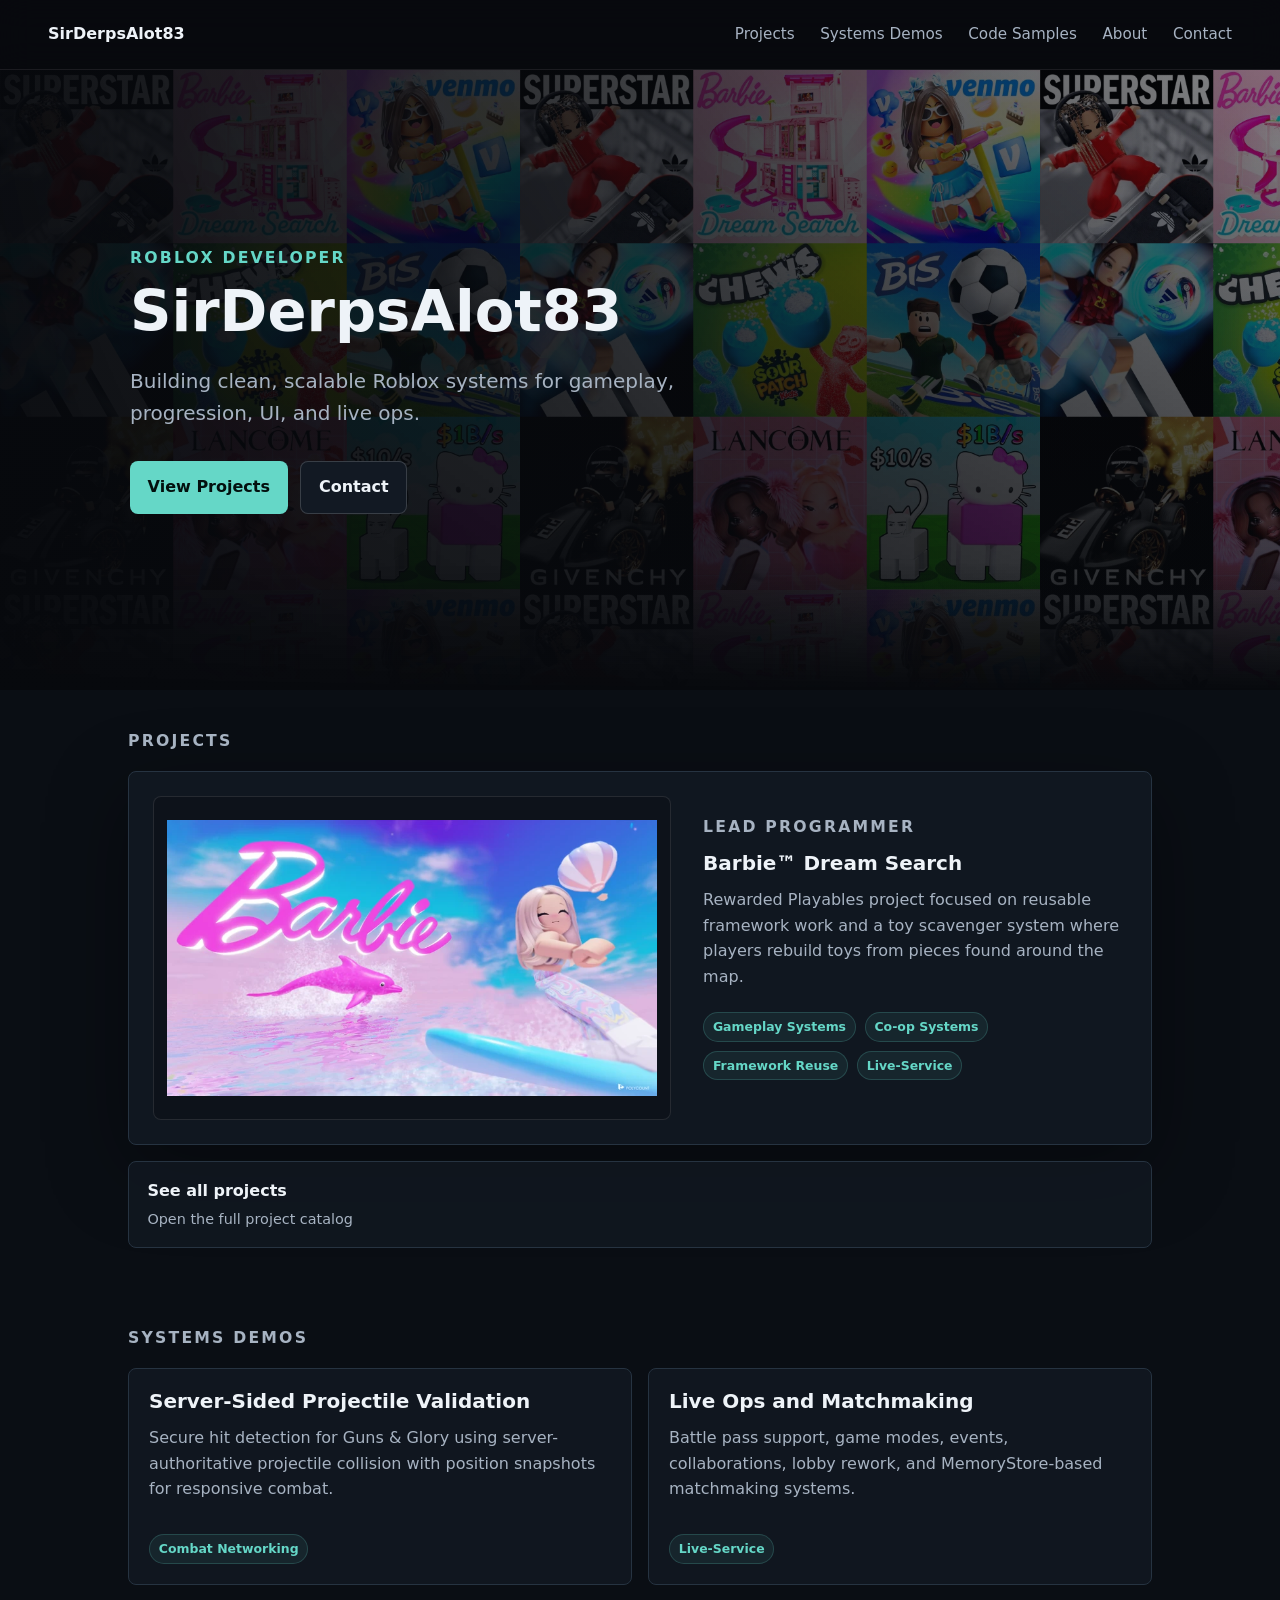
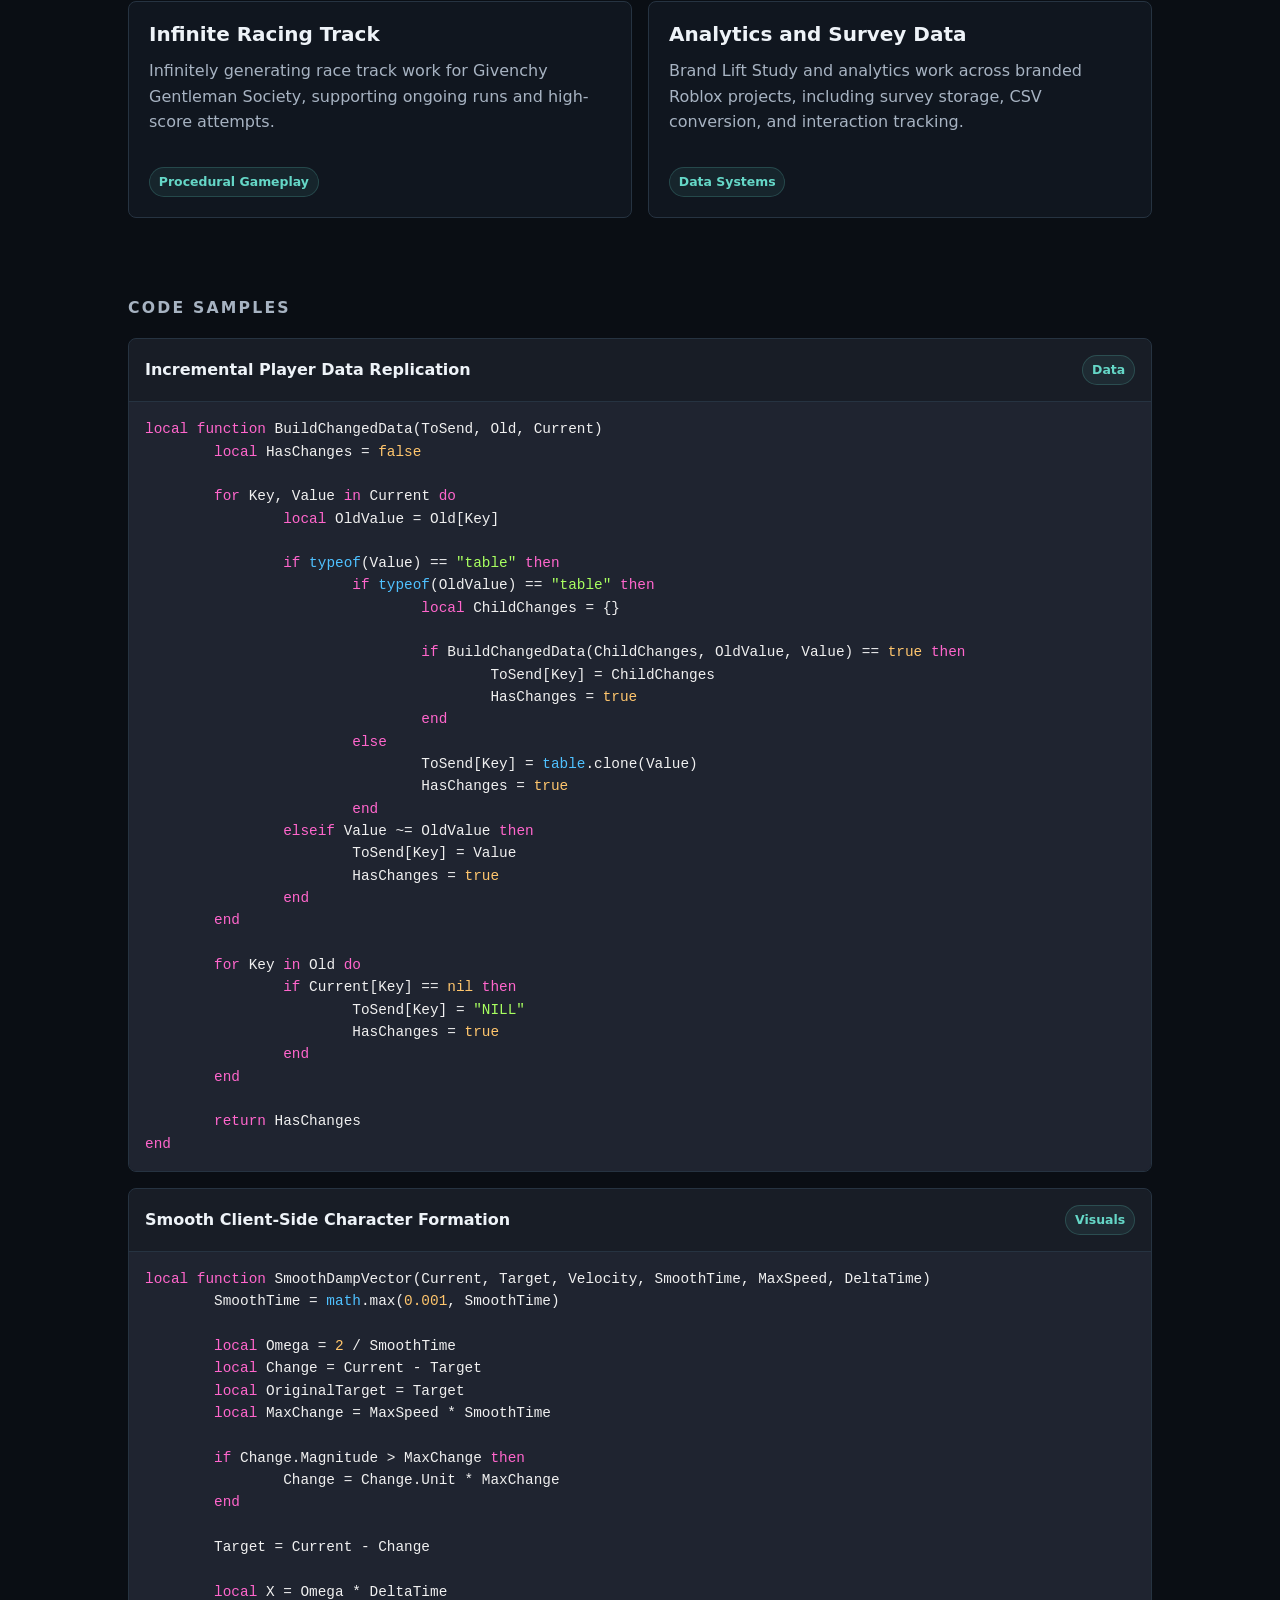
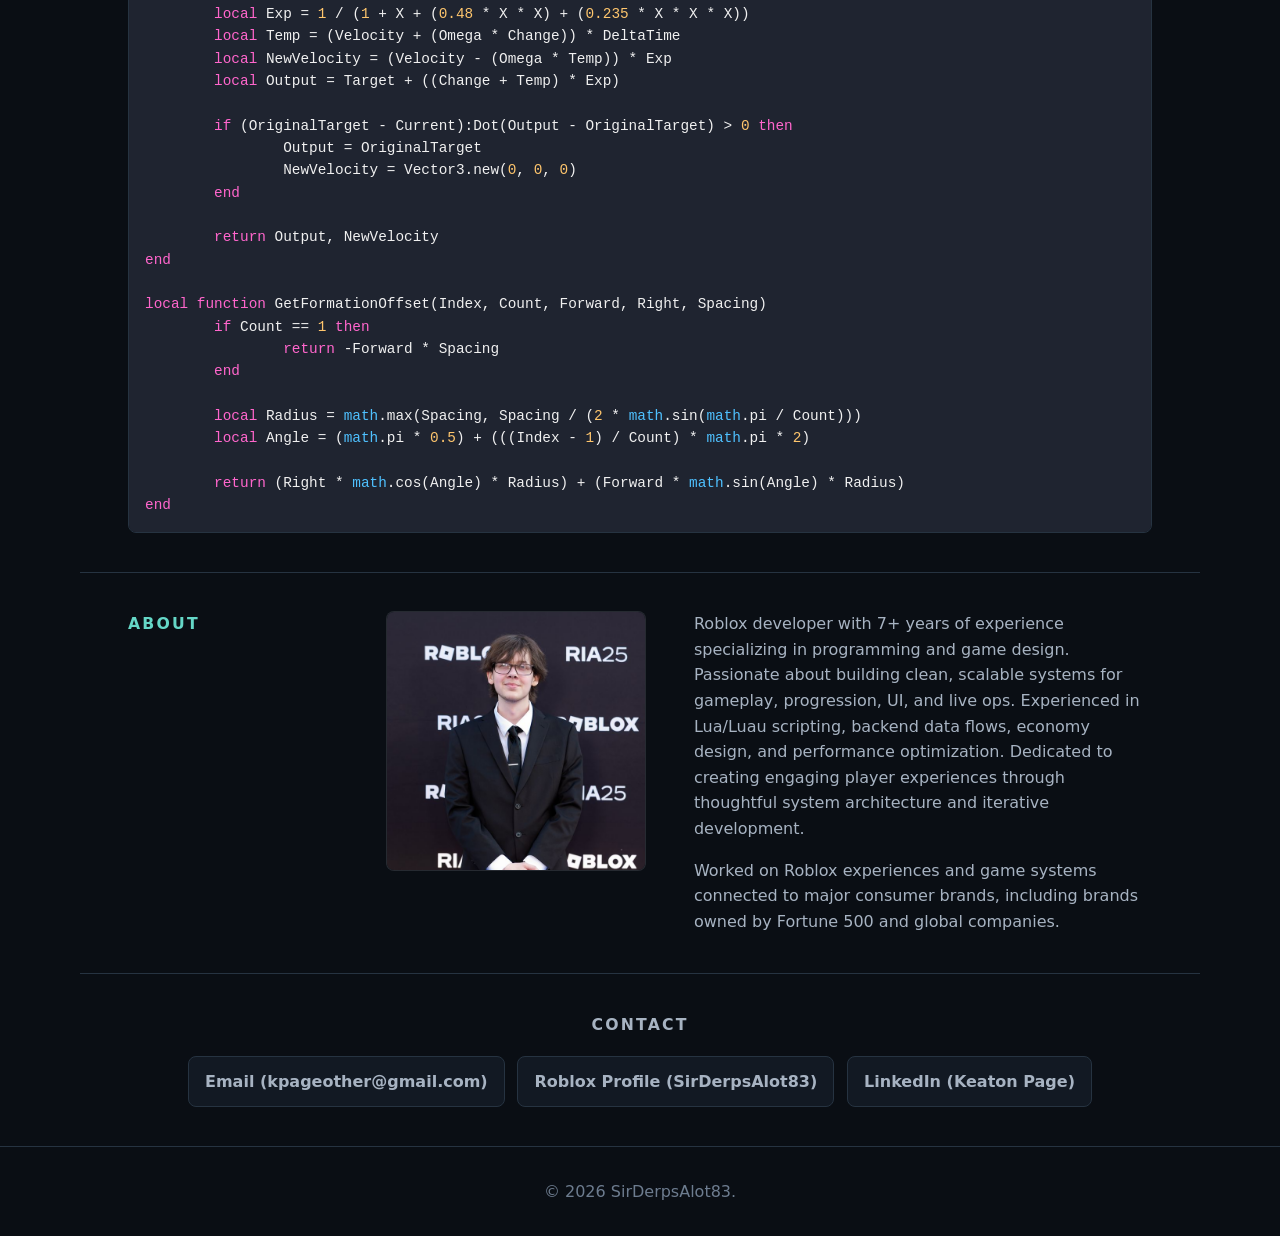
<file: index.html>
<!DOCTYPE html>
<html lang="en">
  <head>
    <meta charset="UTF-8" />
    <meta name="viewport" content="width=device-width, initial-scale=1.0" />
    <meta
      name="description"
      content="Building clean, scalable Roblox systems for gameplay, progression, UI, and live operations."
    />
    <title>SirDerpsAlot83 | Roblox Systems Programmer</title>
    <link rel="stylesheet" href="style.css" />
  </head>
  <body>
    <header class="site-header">
      <a class="brand" href="#top" aria-label="SirDerpsAlot83 home">
        <span>SirDerpsAlot83</span>
      </a>

      <button class="nav-toggle" type="button" aria-expanded="false" aria-controls="site-nav">
        <span class="sr-only">Toggle navigation</span>
        <span></span>
        <span></span>
        <span></span>
      </button>

      <nav id="site-nav" class="site-nav" aria-label="Primary navigation">
        <a href="projects/index.html">Projects</a>
        <a href="#systems">Systems Demos</a>
        <a href="#samples">Code Samples</a>
        <a href="#about">About</a>
        <a href="#contact">Contact</a>
      </nav>
    </header>

    <main id="top">
      <section class="hero section">
        <div class="hero-media" aria-hidden="true"></div>
        <div class="hero-content">
          <p class="eyebrow">Roblox Developer</p>
          <h1>SirDerpsAlot83</h1>
          <p class="hero-copy">
            Building clean, scalable Roblox systems for gameplay, progression, UI, and live ops.
          </p>
          <div class="hero-actions" aria-label="Primary links">
            <a class="button primary" href="projects/index.html">View Projects</a>
            <a class="button secondary" href="#contact">Contact</a>
          </div>
        </div>
      </section>

      <section id="projects" class="section content-section">
        <div class="section-heading">
          <p class="eyebrow">Projects</p>
        </div>

        <a
          class="project-entry project-click-card"
          href="projects/barbie-dream-search.html"
          aria-label="Open Barbie Dream Search project page"
        >
          <div class="project-image">
            <img
              src="assets/images/barbie.webp"
              alt="Icon for Barbie Dream Search"
              loading="lazy"
            />
          </div>
          <div class="project-content">
            <p class="eyebrow">Lead Programmer</p>
            <h3>Barbie&trade; Dream Search</h3>
            <p>
              Rewarded Playables project focused on reusable framework work and a toy scavenger system where players rebuild toys from pieces found around the map.
            </p>
            <ul class="tag-list" aria-label="Project focus areas">
              <li>Gameplay Systems</li>
              <li>Co-op Systems</li>
              <li>Framework Reuse</li>
              <li>Live-Service</li>
            </ul>
          </div>
        </a>

        <a class="all-projects-card project-click-card" href="projects/index.html">
          <span>See all projects</span>
          <small>Open the full project catalog</small>
        </a>
      </section>

      <section id="systems" class="section content-section">
        <div class="section-heading">
          <p class="eyebrow">Systems Demos</p>
        </div>

        <div class="demo-grid">
          <article class="demo-card">
            <h3>Server-Sided Projectile Validation</h3>
            <p>
              Secure hit detection for Guns &amp; Glory using server-authoritative projectile collision with position snapshots for responsive combat.
            </p>
            <span>Combat Networking</span>
          </article>
          <article class="demo-card">
            <h3>Live Ops and Matchmaking</h3>
            <p>
              Battle pass support, game modes, events, collaborations, lobby rework, and MemoryStore-based matchmaking systems.
            </p>
            <span>Live-Service</span>
          </article>
          <article class="demo-card">
            <h3>Infinite Racing Track</h3>
            <p>
              Infinitely generating race track work for Givenchy Gentleman Society, supporting ongoing runs and high-score attempts.
            </p>
            <span>Procedural Gameplay</span>
          </article>
          <article class="demo-card">
            <h3>Analytics and Survey Data</h3>
            <p>
              Brand Lift Study and analytics work across branded Roblox projects, including survey storage, CSV conversion, and interaction tracking.
            </p>
            <span>Data Systems</span>
          </article>
        </div>
      </section>

      <section id="samples" class="section content-section">
        <div class="section-heading">
          <p class="eyebrow">Code Samples</p>
        </div>

        <div class="sample-grid">
          <article class="code-panel">
            <div class="panel-heading">
              <h3>Incremental Player Data Replication</h3>
              <span>Data</span>
            </div>
            <pre><code>local function BuildChangedData(ToSend, Old, Current)
	local HasChanges = false

	for Key, Value in Current do
		local OldValue = Old[Key]

		if typeof(Value) == "table" then
			if typeof(OldValue) == "table" then
				local ChildChanges = {}

				if BuildChangedData(ChildChanges, OldValue, Value) == true then
					ToSend[Key] = ChildChanges
					HasChanges = true
				end
			else
				ToSend[Key] = table.clone(Value)
				HasChanges = true
			end
		elseif Value ~= OldValue then
			ToSend[Key] = Value
			HasChanges = true
		end
	end

	for Key in Old do
		if Current[Key] == nil then
			ToSend[Key] = "NILL"
			HasChanges = true
		end
	end

	return HasChanges
end</code></pre>
          </article>

          <article class="code-panel">
            <div class="panel-heading">
              <h3>Smooth Client-Side Character Formation</h3>
              <span>Visuals</span>
            </div>
            <pre><code>local function SmoothDampVector(Current, Target, Velocity, SmoothTime, MaxSpeed, DeltaTime)
	SmoothTime = math.max(0.001, SmoothTime)

	local Omega = 2 / SmoothTime
	local Change = Current - Target
	local OriginalTarget = Target
	local MaxChange = MaxSpeed * SmoothTime

	if Change.Magnitude > MaxChange then
		Change = Change.Unit * MaxChange
	end

	Target = Current - Change

	local X = Omega * DeltaTime
	local Exp = 1 / (1 + X + (0.48 * X * X) + (0.235 * X * X * X))
	local Temp = (Velocity + (Omega * Change)) * DeltaTime
	local NewVelocity = (Velocity - (Omega * Temp)) * Exp
	local Output = Target + ((Change + Temp) * Exp)

	if (OriginalTarget - Current):Dot(Output - OriginalTarget) > 0 then
		Output = OriginalTarget
		NewVelocity = Vector3.new(0, 0, 0)
	end

	return Output, NewVelocity
end

local function GetFormationOffset(Index, Count, Forward, Right, Spacing)
	if Count == 1 then
		return -Forward * Spacing
	end

	local Radius = math.max(Spacing, Spacing / (2 * math.sin(math.pi / Count)))
	local Angle = (math.pi * 0.5) + (((Index - 1) / Count) * math.pi * 2)

	return (Right * math.cos(Angle) * Radius) + (Forward * math.sin(Angle) * Radius)
end</code></pre>
          </article>
        </div>
      </section>

      <section id="about" class="section content-section split-section">
        <div>
          <p class="eyebrow">About</p>
        </div>
        <div class="about-image">
          <img
            src="assets/images/irlpfp.png"
            alt="Picture of me"
            loading="lazy"
          />
        </div>
        <div class="body-copy">
          <p>
            Roblox developer with 7+ years of experience specializing in programming and game design. Passionate about building clean, scalable systems for gameplay, progression, UI, and live ops. Experienced in Lua/Luau scripting, backend data flows, economy design, and performance optimization. Dedicated to creating engaging player experiences through thoughtful system architecture and iterative development.
          </p>
          <p>
            Worked on Roblox experiences and game systems connected to major consumer brands, including brands owned by Fortune 500 and global companies.
          </p>
        </div>
      </section>

      <section id="contact" class="section content-section contact-section">
        <div class="section-heading">
          <p class="eyebrow">Contact</p>
        </div>

        <div class="contact-links" aria-label="Contact links">
          <a href="mailto:kpageother@gmail.com">Email (kpageother@gmail.com)</a>
          <a href="https://www.roblox.com/users/5558304848/profile" rel="noreferrer">Roblox Profile (SirDerpsAlot83)</a>
          <a href="https://www.linkedin.com/in/keaton-page-a2a620313/" rel="noreferrer">LinkedIn (Keaton Page)</a>
        </div>
      </section>
    </main>

    <footer class="site-footer">
      <p>&copy; <span id="year">2026</span> SirDerpsAlot83.</p>
    </footer>

    <script src="script.js"></script>
  </body>
</html>
</file>
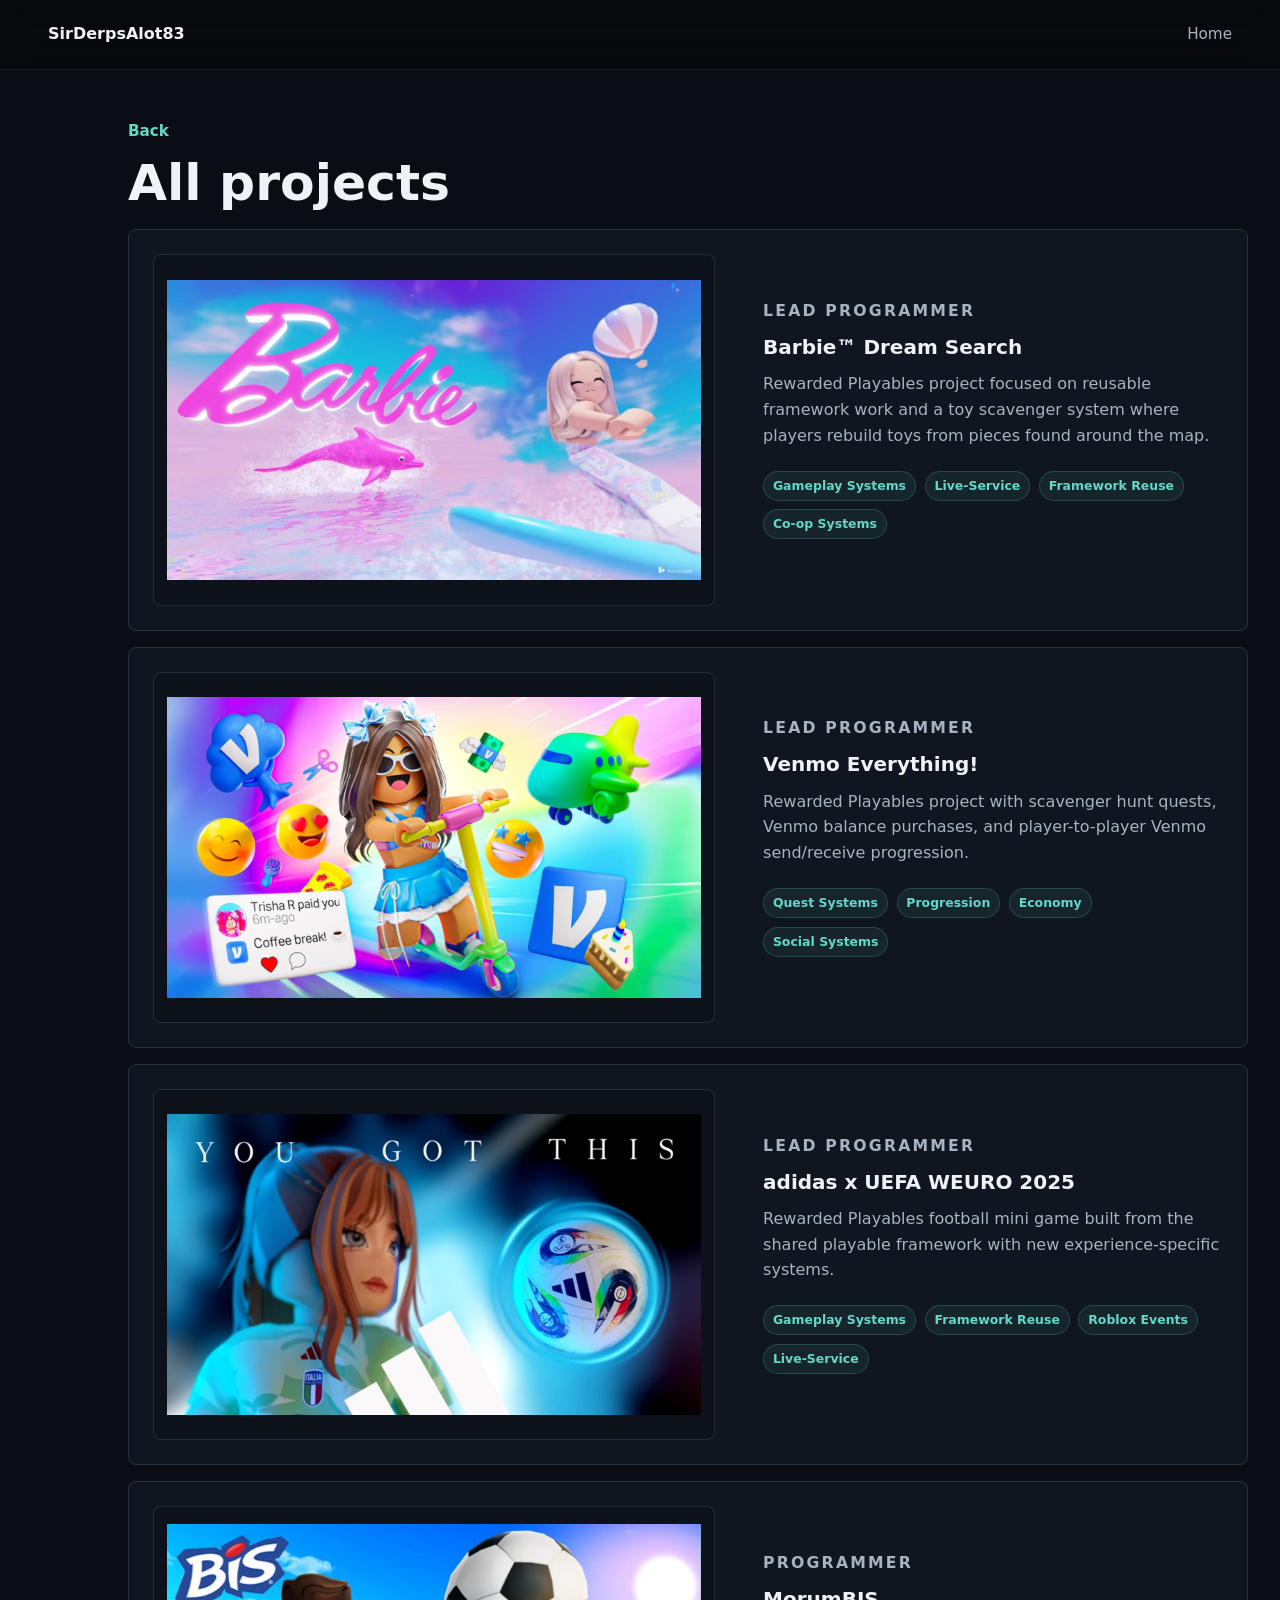
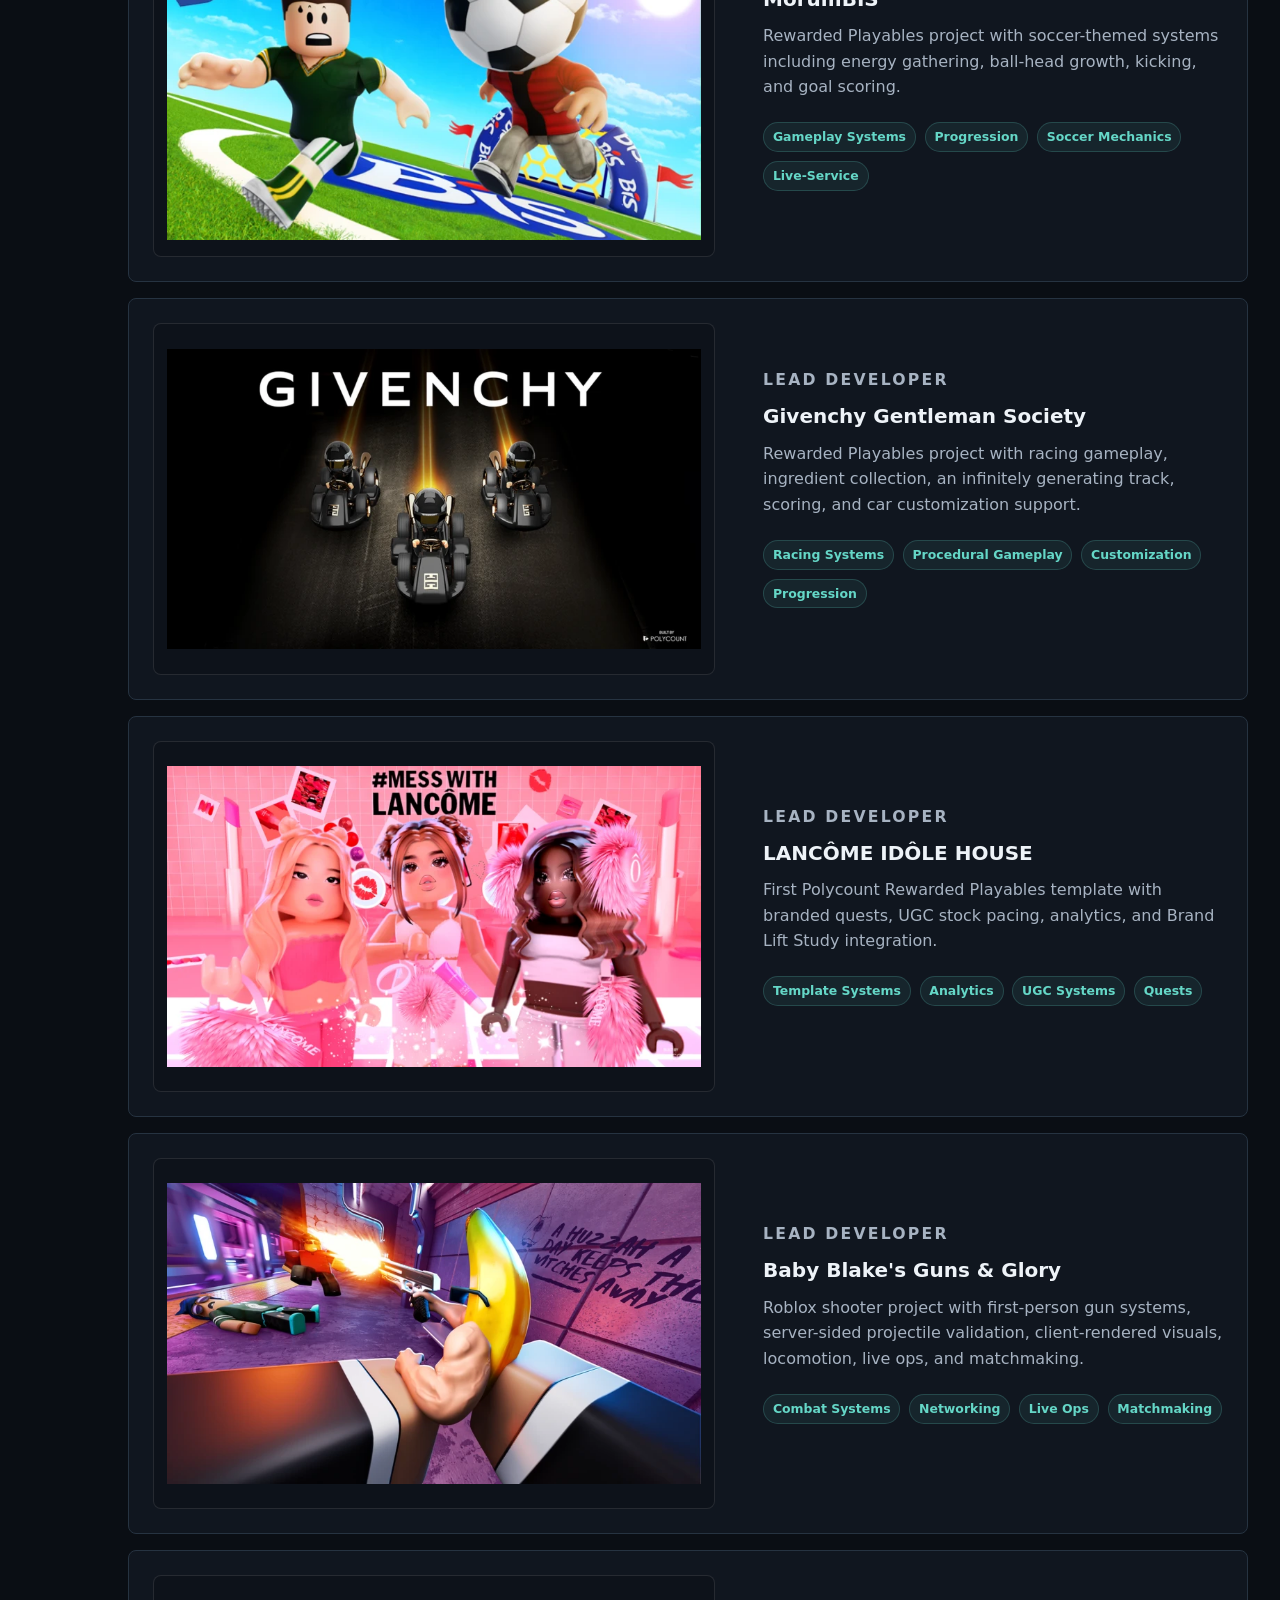
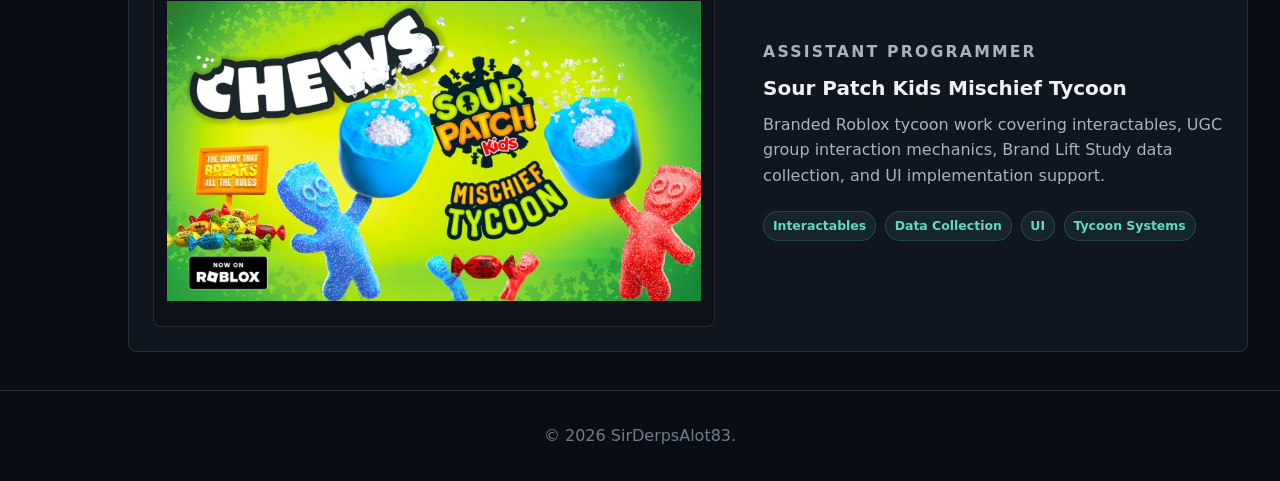
<file: projects/index.html>
<!DOCTYPE html>
<html lang="en">
  <head>
    <meta charset="UTF-8" />
    <meta name="viewport" content="width=device-width, initial-scale=1.0" />
    <meta
      name="description"
      content="Project list for SirDerpsAlot83, a Roblox gameplay and systems programmer."
    />
    <title>Projects | SirDerpsAlot83</title>
    <link rel="stylesheet" href="../style.css" />
  </head>
  <body>
    <header class="site-header">
      <a class="brand" href="../index.html#top" aria-label="SirDerpsAlot83 home">
        <span>SirDerpsAlot83</span>
      </a>
      <button class="nav-toggle" type="button" aria-expanded="false" aria-controls="site-nav">
        <span class="sr-only">Toggle navigation</span>
        <span></span>
        <span></span>
        <span></span>
      </button>
      <nav id="site-nav" class="site-nav" aria-label="Projects navigation">
        <a href="../index.html#top">Home</a>
      </nav>
    </header>

    <main>
      <section class="section content-section project-list-section">
        <a class="text-link page-back-link" href="../index.html#top">Back</a>
        <div class="section-heading">
          <h2>All projects</h2>
        </div>

        <div class="project-list">
          <a class="project-card project-click-card" href="barbie-dream-search.html" aria-label="Open Barbie Dream Search project page">
            <div class="project-card-media">
              <img src="../assets/images/barbie.webp" alt="Icon for Barbie Dream Search" loading="lazy" />
            </div>
            <div class="project-card-body">
              <p class="eyebrow">Lead Programmer</p>
              <h3>Barbie&trade; Dream Search</h3>
              <p>
                Rewarded Playables project focused on reusable framework work and a toy scavenger system where players rebuild toys from pieces found around the map.
              </p>
              <ul class="tag-list" aria-label="Barbie Dream Search focus areas">
                <li>Gameplay Systems</li>
                <li>Live-Service</li>
                <li>Framework Reuse</li>
                <li>Co-op Systems</li>
              </ul>
            </div>
          </a>

          <a class="project-card project-click-card" href="venmo-everything.html" aria-label="Open Venmo Everything project page">
            <div class="project-card-media">
              <img src="../assets/images/venmo.webp" alt="Icon for Venmo Everything" loading="lazy" />
            </div>
            <div class="project-card-body">
              <p class="eyebrow">Lead Programmer</p>
              <h3>Venmo Everything!</h3>
              <p>
                Rewarded Playables project with scavenger hunt quests, Venmo balance purchases, and player-to-player Venmo send/receive progression.
              </p>
              <ul class="tag-list" aria-label="Venmo Everything focus areas">
                <li>Quest Systems</li>
                <li>Progression</li>
                <li>Economy</li>
                <li>Social Systems</li>
              </ul>
            </div>
          </a>

          <a class="project-card project-click-card" href="adidas-uefa-weuro-2025.html" aria-label="Open adidas x UEFA WEURO 2025 project page">
            <div class="project-card-media">
              <img src="../assets/images/adidas.webp" alt="Icon for adidas x UEFA WEURO 2025" loading="lazy" />
            </div>
            <div class="project-card-body">
              <p class="eyebrow">Lead Programmer</p>
              <h3>adidas x UEFA WEURO 2025</h3>
              <p>
                Rewarded Playables football mini game built from the shared playable framework with new experience-specific systems.
              </p>
              <ul class="tag-list" aria-label="adidas x UEFA WEURO 2025 focus areas">
                <li>Gameplay Systems</li>
                <li>Framework Reuse</li>
                <li>Roblox Events</li>
                <li>Live-Service</li>
              </ul>
            </div>
          </a>

          <a class="project-card project-click-card" href="morumbis.html" aria-label="Open MorumBIS project page">
            <div class="project-card-media">
              <img src="../assets/images/bis.webp" alt="Icon for MorumBIS" loading="lazy" />
            </div>
            <div class="project-card-body">
              <p class="eyebrow">Programmer</p>
              <h3>MorumBIS</h3>
              <p>
                Rewarded Playables project with soccer-themed systems including energy gathering, ball-head growth, kicking, and goal scoring.
              </p>
              <ul class="tag-list" aria-label="MorumBIS focus areas">
                <li>Gameplay Systems</li>
                <li>Progression</li>
                <li>Soccer Mechanics</li>
                <li>Live-Service</li>
              </ul>
            </div>
          </a>

          <a class="project-card project-click-card" href="givenchy-gentleman-society.html" aria-label="Open Givenchy Gentleman Society project page">
            <div class="project-card-media">
              <img src="../assets/images/givenchy.webp" alt="Icon for Givenchy Gentleman Society" loading="lazy" />
            </div>
            <div class="project-card-body">
              <p class="eyebrow">Lead Developer</p>
              <h3>Givenchy Gentleman Society</h3>
              <p>
                Rewarded Playables project with racing gameplay, ingredient collection, an infinitely generating track, scoring, and car customization support.
              </p>
              <ul class="tag-list" aria-label="Givenchy Gentleman Society focus areas">
                <li>Racing Systems</li>
                <li>Procedural Gameplay</li>
                <li>Customization</li>
                <li>Progression</li>
              </ul>
            </div>
          </a>

          <a class="project-card project-click-card" href="lancome-idole-house.html" aria-label="Open Lancome Idole House project page">
            <div class="project-card-media">
              <img src="../assets/images/lancome.webp" alt="Icon for Lancome Idole House" loading="lazy" />
            </div>
            <div class="project-card-body">
              <p class="eyebrow">Lead Developer</p>
              <h3>LANC&Ocirc;ME ID&Ocirc;LE HOUSE</h3>
              <p>
                First Polycount Rewarded Playables template with branded quests, UGC stock pacing, analytics, and Brand Lift Study integration.
              </p>
              <ul class="tag-list" aria-label="Lancome Idole House focus areas">
                <li>Template Systems</li>
                <li>Analytics</li>
                <li>UGC Systems</li>
                <li>Quests</li>
              </ul>
            </div>
          </a>

          <a class="project-card project-click-card" href="guns-and-glory.html" aria-label="Open Guns and Glory project page">
            <div class="project-card-media">
              <img src="../assets/images/gunsandglory.webp" alt="Icon for Guns and Glory" loading="lazy" />
            </div>
            <div class="project-card-body">
              <p class="eyebrow">Lead Developer</p>
              <h3>Baby Blake's Guns &amp; Glory</h3>
              <p>
                Roblox shooter project with first-person gun systems, server-sided projectile validation, client-rendered visuals, locomotion, live ops, and matchmaking.
              </p>
              <ul class="tag-list" aria-label="Guns and Glory focus areas">
                <li>Combat Systems</li>
                <li>Networking</li>
                <li>Live Ops</li>
                <li>Matchmaking</li>
              </ul>
            </div>
          </a>

          <a class="project-card project-click-card" href="sour-patch-kids-mischief-tycoon.html" aria-label="Open Sour Patch Kids Mischief Tycoon project page">
            <div class="project-card-media">
              <img src="../assets/images/spk.webp" alt="Icon for Sour Patch Kids Mischief Tycoon" loading="lazy" />
            </div>
            <div class="project-card-body">
              <p class="eyebrow">Assistant Programmer</p>
              <h3>Sour Patch Kids Mischief Tycoon</h3>
              <p>
                Branded Roblox tycoon work covering interactables, UGC group interaction mechanics, Brand Lift Study data collection, and UI implementation support.
              </p>
              <ul class="tag-list" aria-label="Sour Patch Kids Mischief Tycoon focus areas">
                <li>Interactables</li>
                <li>Data Collection</li>
                <li>UI</li>
                <li>Tycoon Systems</li>
              </ul>
            </div>
          </a>
        </div>
      </section>
    </main>

    <footer class="site-footer">
      <p>&copy; <span id="year">2026</span> SirDerpsAlot83.</p>
    </footer>

    <script src="../script.js"></script>
  </body>
</html>
</file>
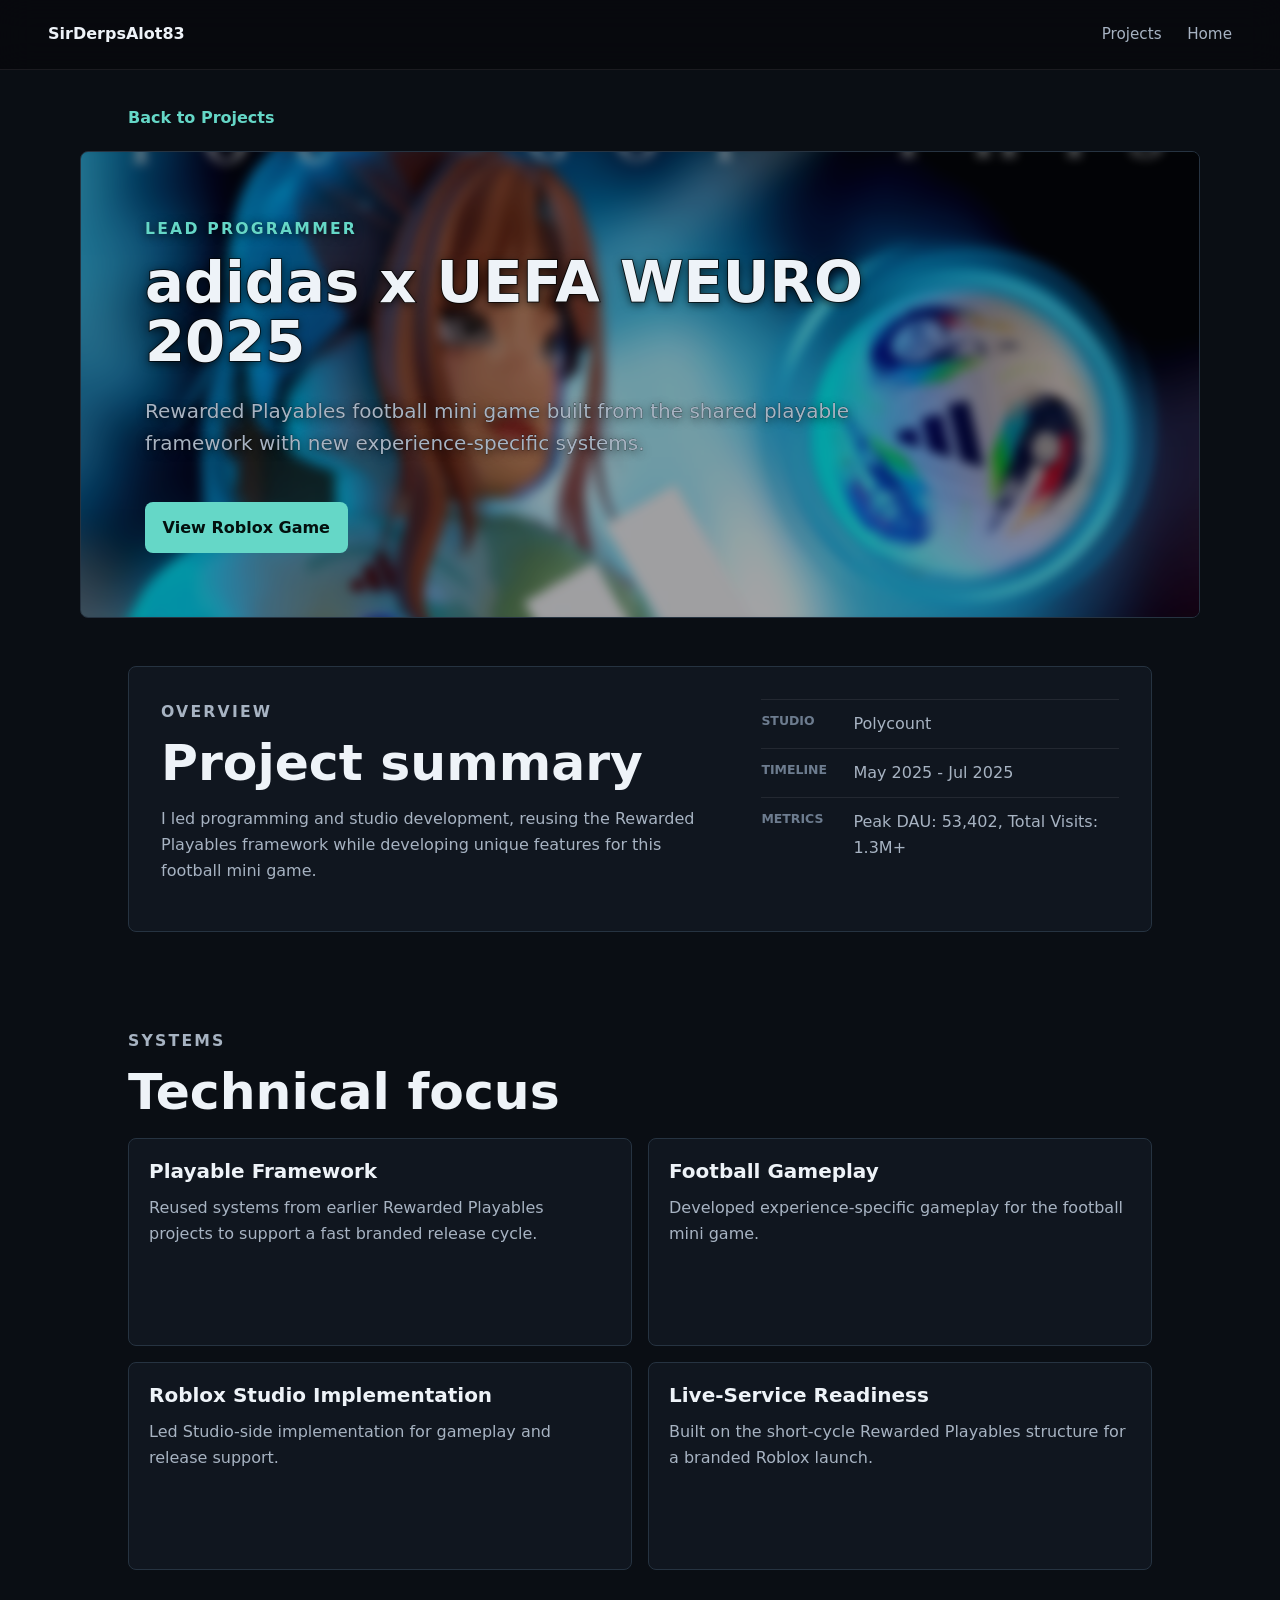
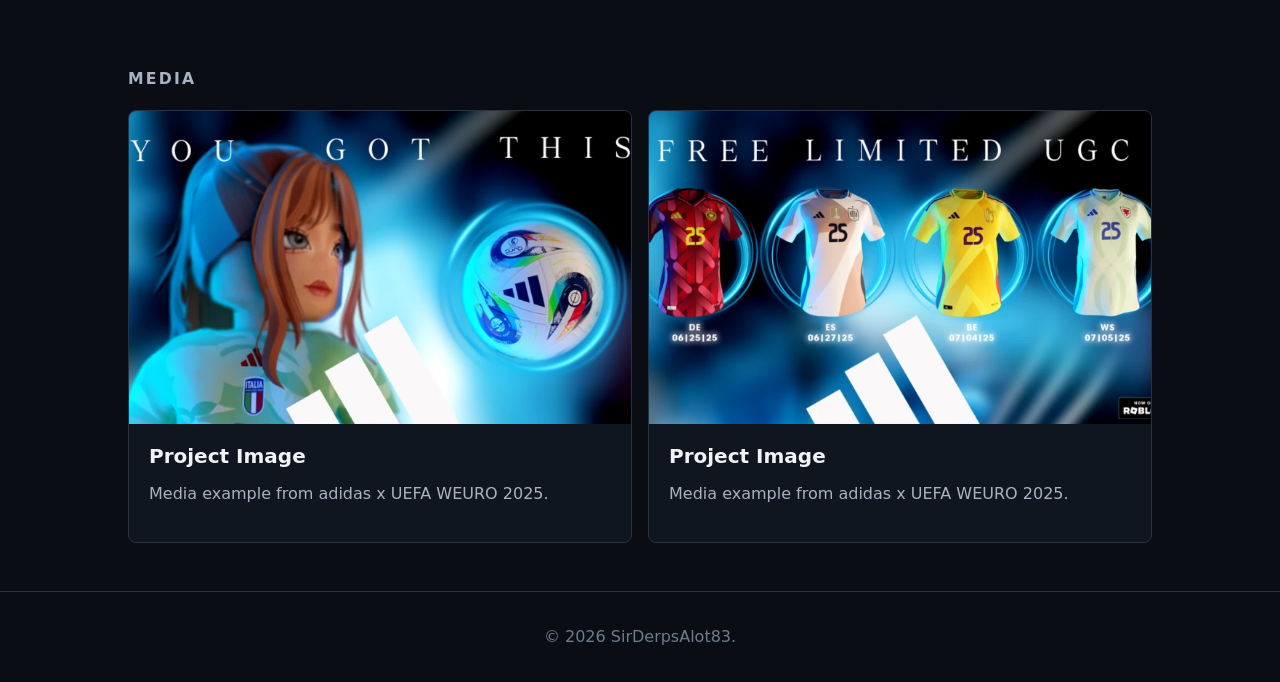
<file: projects/adidas-uefa-weuro-2025.html>
<!DOCTYPE html>
<html lang="en">
  <head>
    <meta charset="UTF-8" />
    <meta name="viewport" content="width=device-width, initial-scale=1.0" />
    <meta name="description" content="adidas x UEFA WEURO 2025 Roblox project page for SirDerpsAlot83." />
    <title>adidas x UEFA WEURO 2025 | SirDerpsAlot83</title>
    <link rel="stylesheet" href="../style.css" />
  </head>
  <body>
    <header class="site-header">
      <a class="brand" href="../index.html#top" aria-label="SirDerpsAlot83 home"><span>SirDerpsAlot83</span></a>
      <button class="nav-toggle" type="button" aria-expanded="false" aria-controls="site-nav">
        <span class="sr-only">Toggle navigation</span><span></span><span></span><span></span>
      </button>
      <nav id="site-nav" class="site-nav project-nav" aria-label="Project navigation">
        <a href="../projects/index.html">Projects</a>
        <a href="../index.html#top">Home</a>
      </nav>
    </header>

    <main>
      <div class="section content-section project-back-row">
        <a class="text-link" href="index.html">Back to Projects</a>
      </div>
      <section class="section content-section project-detail-hero" style="--project-image: url('../assets/images/adidas.webp')">
        <img class="project-hero-background" src="../assets/images/adidas.webp" alt="" aria-hidden="true" />
        <p class="eyebrow">Lead Programmer</p>
        <h1>adidas x UEFA WEURO 2025</h1>
        <p class="hero-copy">
          Rewarded Playables football mini game built from the shared playable framework with new experience-specific systems.
        </p>
        <div class="project-hero-actions">
          <a class="button primary" href="https://www.roblox.com/games/138162720121046/adidas-x-UEFA-WEURO-2025-FOOTBALL-MINI-GAME" rel="noreferrer" target="_blank">View Roblox Game</a>
        </div>
      </section>

      <section class="section content-section project-detail-section">
        <article class="project-overview">
          <div>
            <p class="eyebrow">Overview</p>
            <h2>Project summary</h2>
            <p>
              I led programming and studio development, reusing the Rewarded Playables framework while developing unique features for this football mini game.
            </p>
          </div>
          <dl class="project-meta project-meta-large" aria-label="Project metadata">
            <div><dt>Studio</dt><dd>Polycount</dd></div>
            <div><dt>Timeline</dt><dd>May 2025 - Jul 2025</dd></div>
            <div><dt>Metrics</dt><dd>Peak DAU: 53,402, Total Visits: 1.3M+</dd></div>
          </dl>
        </article>
      </section>

      <section class="section content-section project-detail-section">
        <div class="section-heading">
          <p class="eyebrow">Systems</p>
          <h2>Technical focus</h2>
        </div>
        <div class="detail-grid">
          <article class="detail-card">
            <h3>Playable Framework</h3>
            <p>Reused systems from earlier Rewarded Playables projects to support a fast branded release cycle.</p>
          </article>
          <article class="detail-card">
            <h3>Football Gameplay</h3>
            <p>Developed experience-specific gameplay for the football mini game.</p>
          </article>
          <article class="detail-card">
            <h3>Roblox Studio Implementation</h3>
            <p>Led Studio-side implementation for gameplay and release support.</p>
          </article>
          <article class="detail-card">
            <h3>Live-Service Readiness</h3>
            <p>Built on the short-cycle Rewarded Playables structure for a branded Roblox launch.</p>
          </article>
        </div>
      </section>

      <section class="section content-section project-detail-section">
        <div class="section-heading">
          <p class="eyebrow">Media</p>
        </div>
        <div class="media-grid">
          <article class="media-card"><img src="../assets/images/adidas.webp" alt="adidas x UEFA WEURO 2025 project media" /><div class="media-card-body"><h3>Project Image</h3><p>Media example from adidas x UEFA WEURO 2025.</p></div></article>
          <article class="media-card"><img src="../assets/images/adidas1.webp" alt="adidas x UEFA WEURO 2025 project media" /><div class="media-card-body"><h3>Project Image</h3><p>Media example from adidas x UEFA WEURO 2025.</p></div></article>
        </div>
      </section>
    </main>

    <footer class="site-footer"><p>&copy; <span id="year">2026</span> SirDerpsAlot83.</p></footer>
    <script src="../script.js"></script>
  </body>
</html>
</file>
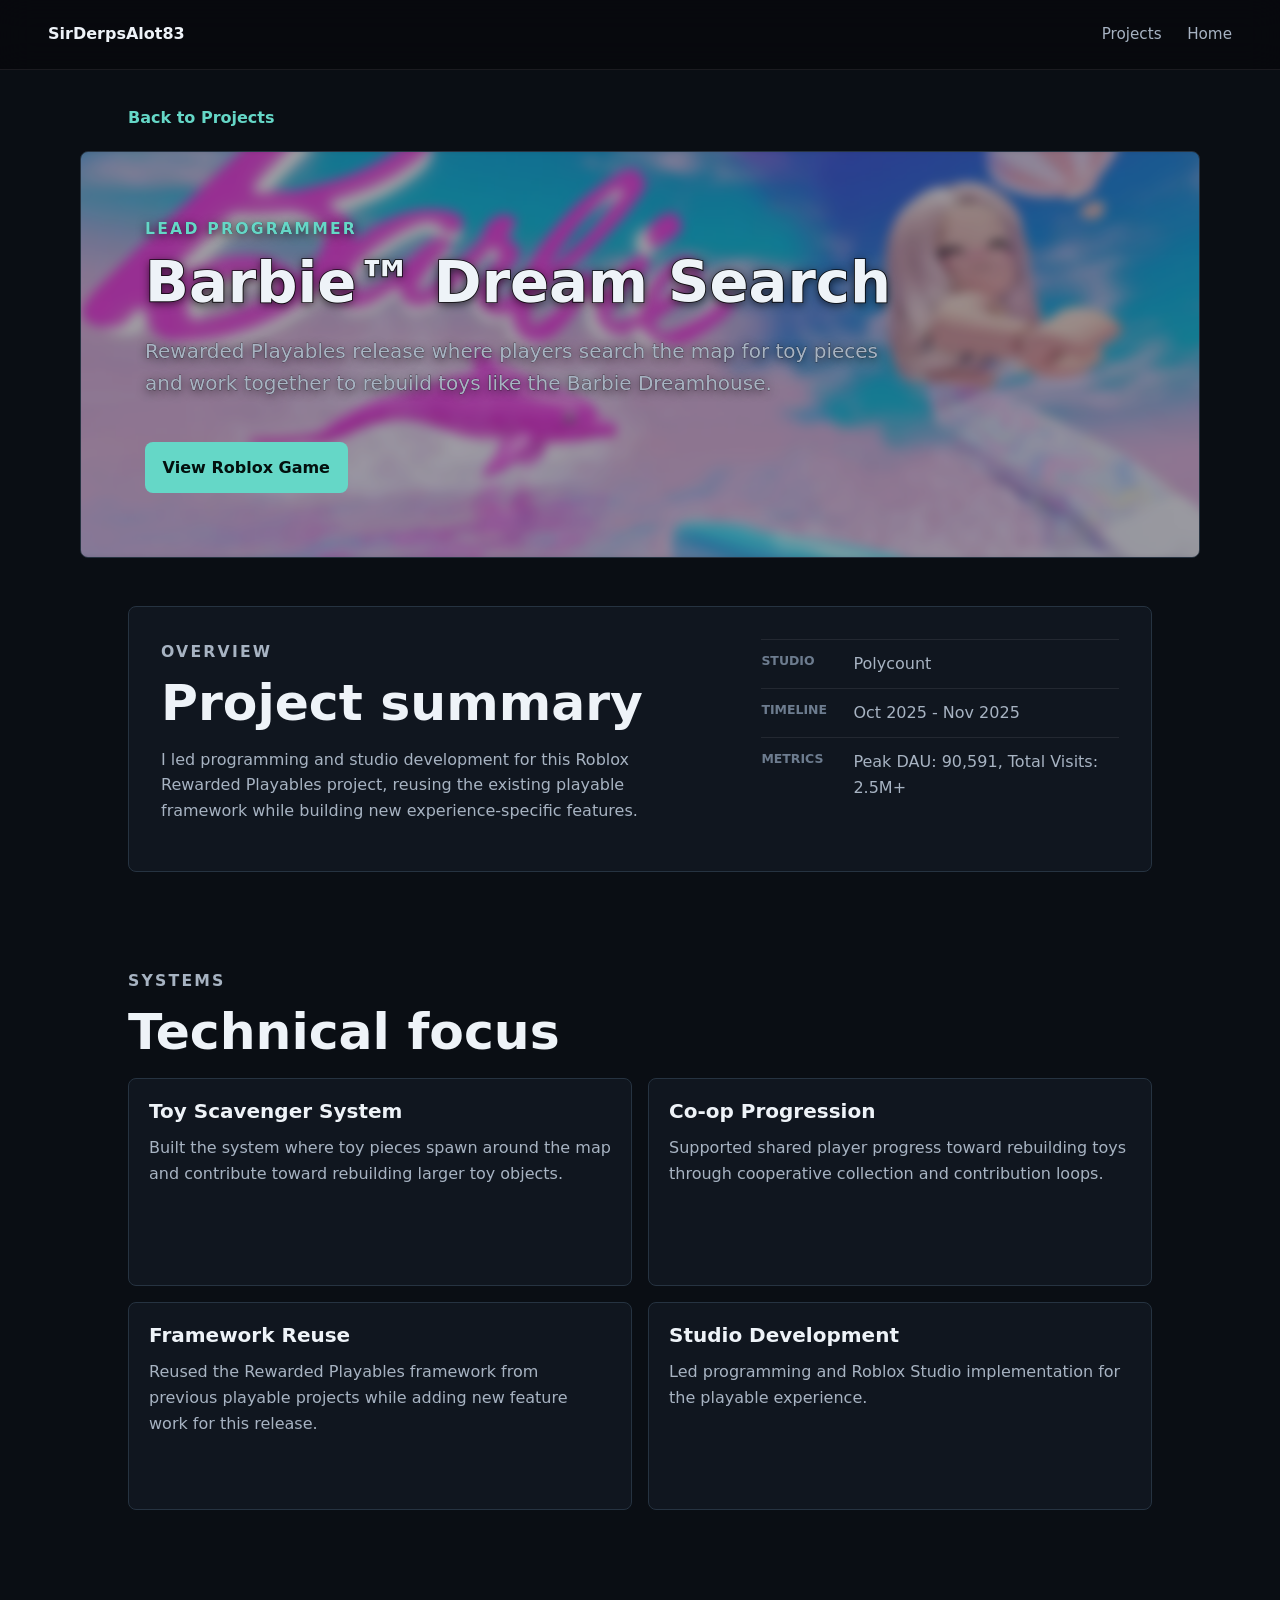
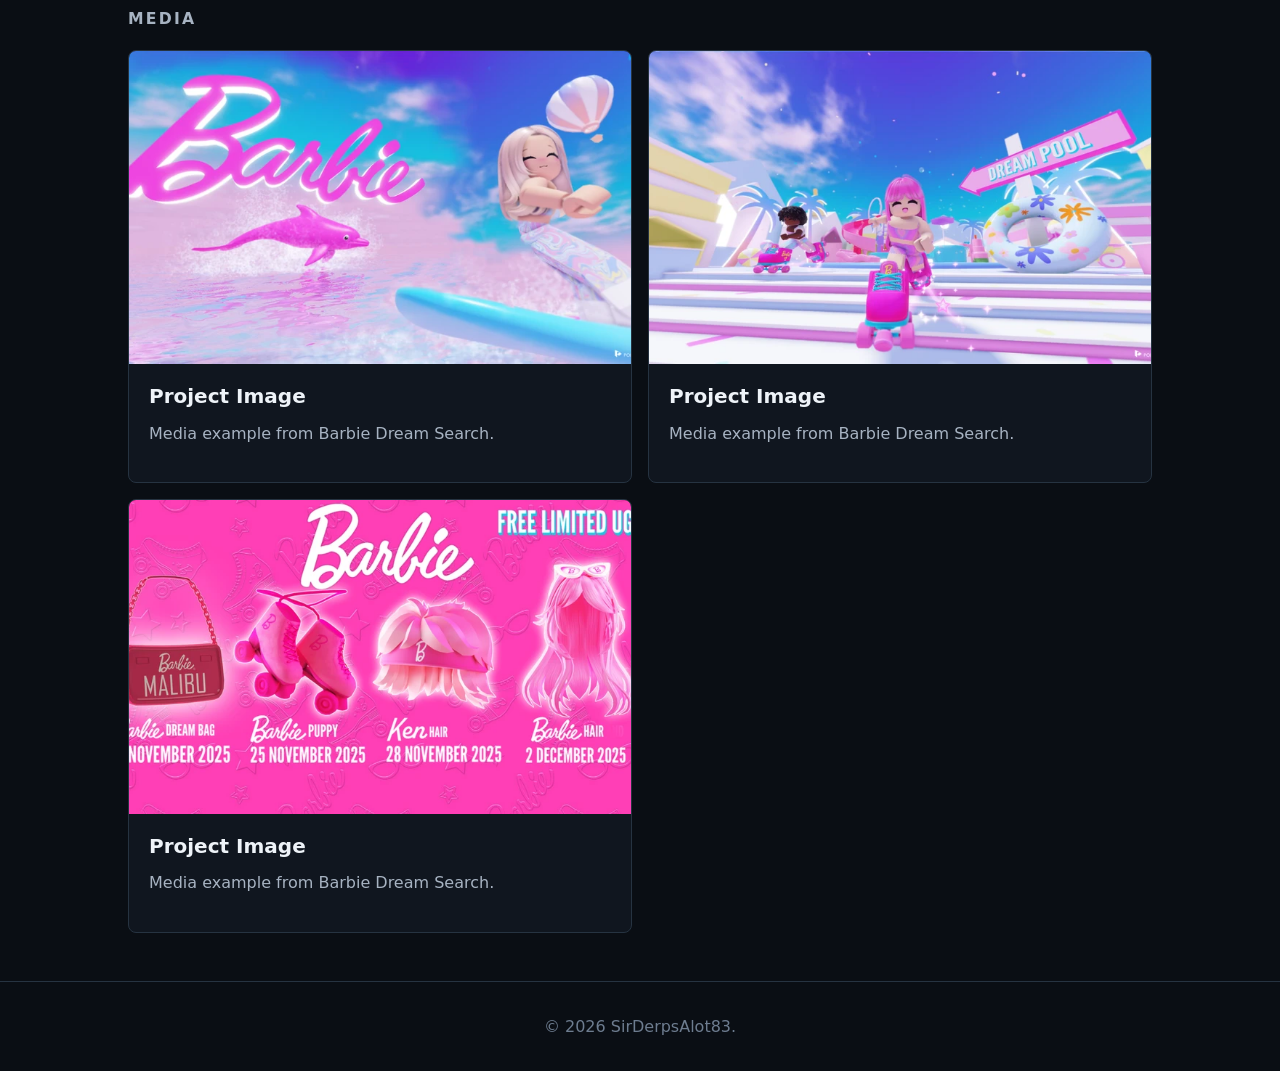
<file: projects/barbie-dream-search.html>
<!DOCTYPE html>
<html lang="en">
  <head>
    <meta charset="UTF-8" />
    <meta name="viewport" content="width=device-width, initial-scale=1.0" />
    <meta name="description" content="Barbie Dream Search Roblox project page for SirDerpsAlot83." />
    <title>Barbie Dream Search | SirDerpsAlot83</title>
    <link rel="stylesheet" href="../style.css" />
  </head>
  <body>
    <header class="site-header">
      <a class="brand" href="../index.html#top" aria-label="SirDerpsAlot83 home"><span>SirDerpsAlot83</span></a>
      <button class="nav-toggle" type="button" aria-expanded="false" aria-controls="site-nav">
        <span class="sr-only">Toggle navigation</span><span></span><span></span><span></span>
      </button>
      <nav id="site-nav" class="site-nav project-nav" aria-label="Project navigation">
        <a href="../projects/index.html">Projects</a>
        <a href="../index.html#top">Home</a>
      </nav>
    </header>

    <main>
      <div class="section content-section project-back-row">
        <a class="text-link" href="index.html">Back to Projects</a>
      </div>
      <section class="section content-section project-detail-hero" style="--project-image: url('../assets/images/barbie.webp')">
        <img class="project-hero-background" src="../assets/images/barbie.webp" alt="" aria-hidden="true" />
        <p class="eyebrow">Lead Programmer</p>
        <h1>Barbie&trade; Dream Search</h1>
        <p class="hero-copy">
          Rewarded Playables release where players search the map for toy pieces and work together to rebuild toys like the Barbie Dreamhouse.
        </p>
        <div class="project-hero-actions">
          <a class="button primary" href="https://www.roblox.com/games/120348644327013/Barbie-Dream-Search" rel="noreferrer" target="_blank">View Roblox Game</a>
        </div>
      </section>

      <section class="section content-section project-detail-section">
        <article class="project-overview">
          <div>
            <p class="eyebrow">Overview</p>
            <h2>Project summary</h2>
            <p>
              I led programming and studio development for this Roblox Rewarded Playables project, reusing the existing playable framework while building new experience-specific features.
            </p>
          </div>
          <dl class="project-meta project-meta-large" aria-label="Project metadata">
            <div><dt>Studio</dt><dd>Polycount</dd></div>
            <div><dt>Timeline</dt><dd>Oct 2025 - Nov 2025</dd></div>
            <div><dt>Metrics</dt><dd>Peak DAU: 90,591, Total Visits: 2.5M+</dd></div>
          </dl>
        </article>
      </section>

      <section class="section content-section project-detail-section">
        <div class="section-heading">
          <p class="eyebrow">Systems</p>
          <h2>Technical focus</h2>
        </div>
        <div class="detail-grid">
          <article class="detail-card">
            <h3>Toy Scavenger System</h3>
            <p>Built the system where toy pieces spawn around the map and contribute toward rebuilding larger toy objects.</p>
          </article>
          <article class="detail-card">
            <h3>Co-op Progression</h3>
            <p>Supported shared player progress toward rebuilding toys through cooperative collection and contribution loops.</p>
          </article>
          <article class="detail-card">
            <h3>Framework Reuse</h3>
            <p>Reused the Rewarded Playables framework from previous playable projects while adding new feature work for this release.</p>
          </article>
          <article class="detail-card">
            <h3>Studio Development</h3>
            <p>Led programming and Roblox Studio implementation for the playable experience.</p>
          </article>
        </div>
      </section>

      <section class="section content-section project-detail-section">
        <div class="section-heading">
          <p class="eyebrow">Media</p>
        </div>
        <div class="media-grid">
          <article class="media-card"><img src="../assets/images/barbie.webp" alt="Barbie Dream Search project media" /><div class="media-card-body"><h3>Project Image</h3><p>Media example from Barbie Dream Search.</p></div></article>
          <article class="media-card"><img src="../assets/images/barbie2.webp" alt="Barbie Dream Search project media" /><div class="media-card-body"><h3>Project Image</h3><p>Media example from Barbie Dream Search.</p></div></article>
          <article class="media-card"><img src="../assets/images/barbie3.webp" alt="Barbie Dream Search project media" /><div class="media-card-body"><h3>Project Image</h3><p>Media example from Barbie Dream Search.</p></div></article>
        </div>
      </section>
    </main>

    <footer class="site-footer"><p>&copy; <span id="year">2026</span> SirDerpsAlot83.</p></footer>
    <script src="../script.js"></script>
  </body>
</html>
</file>
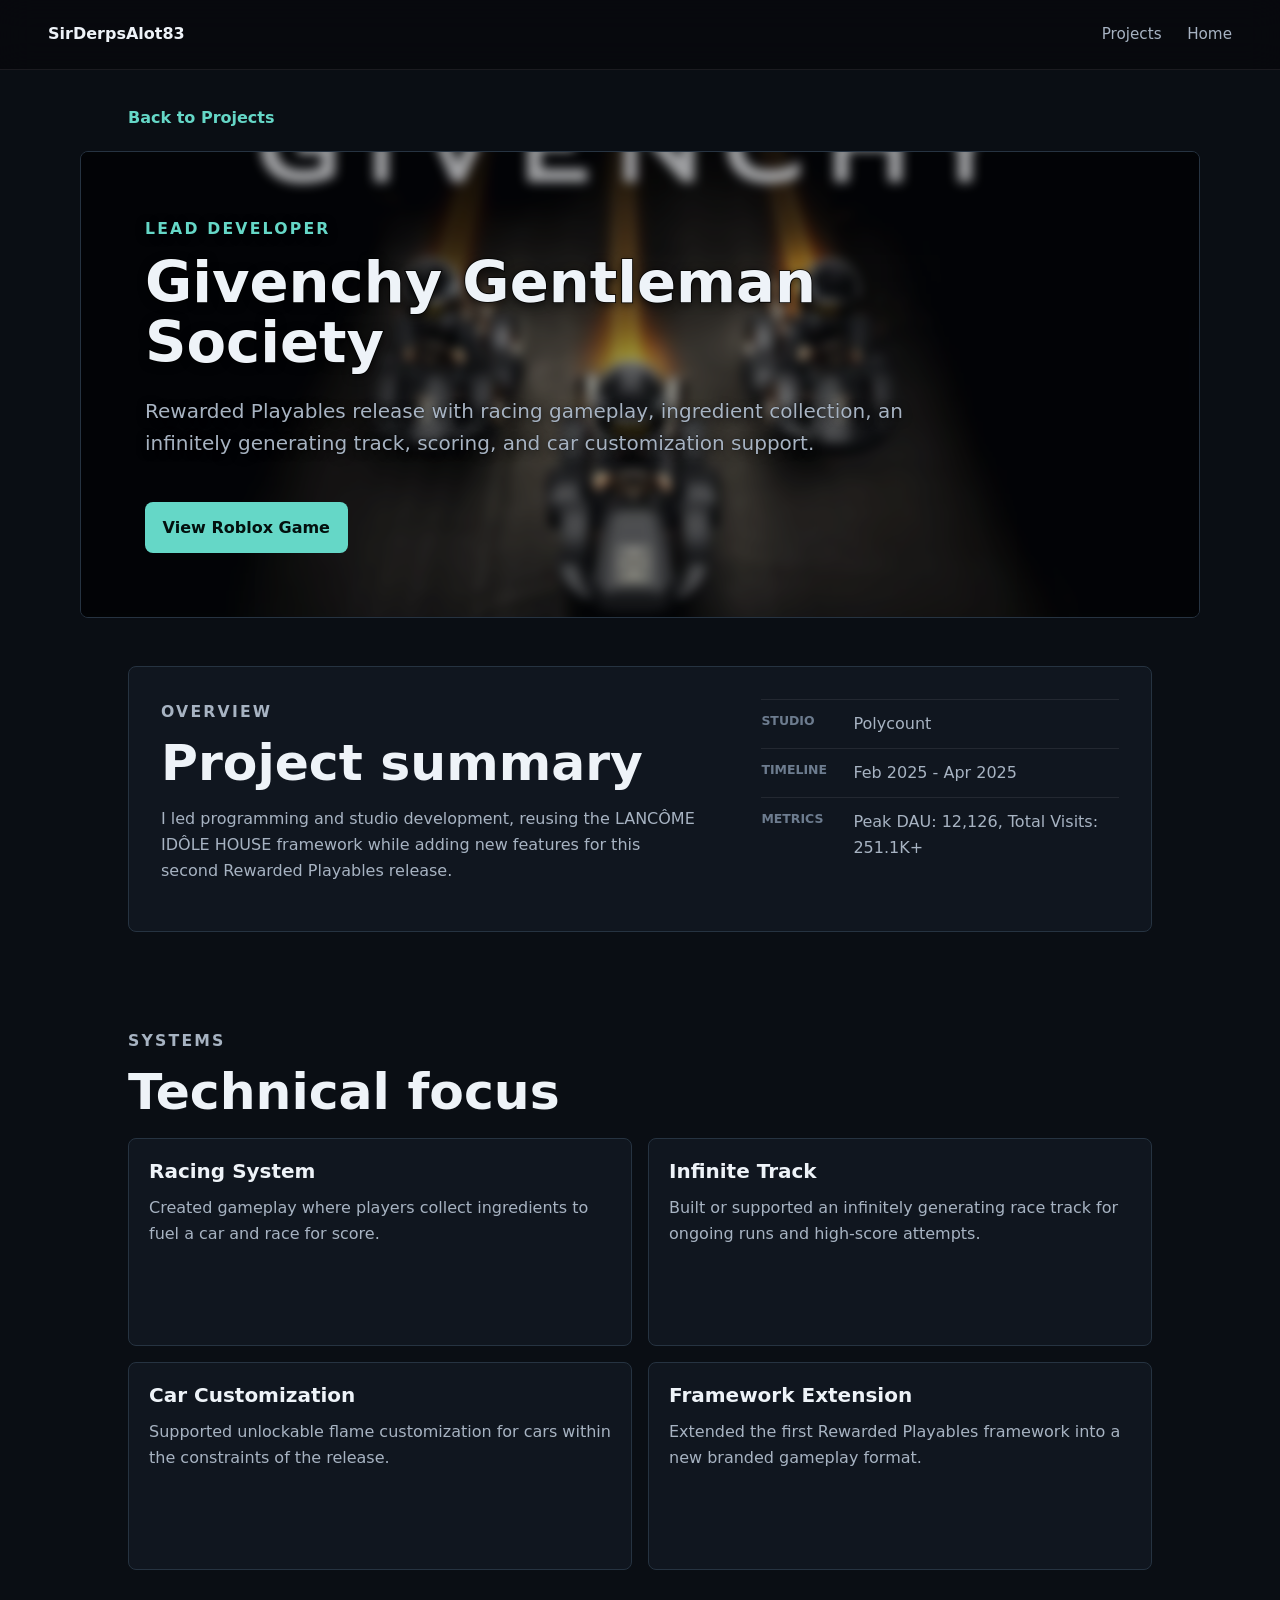
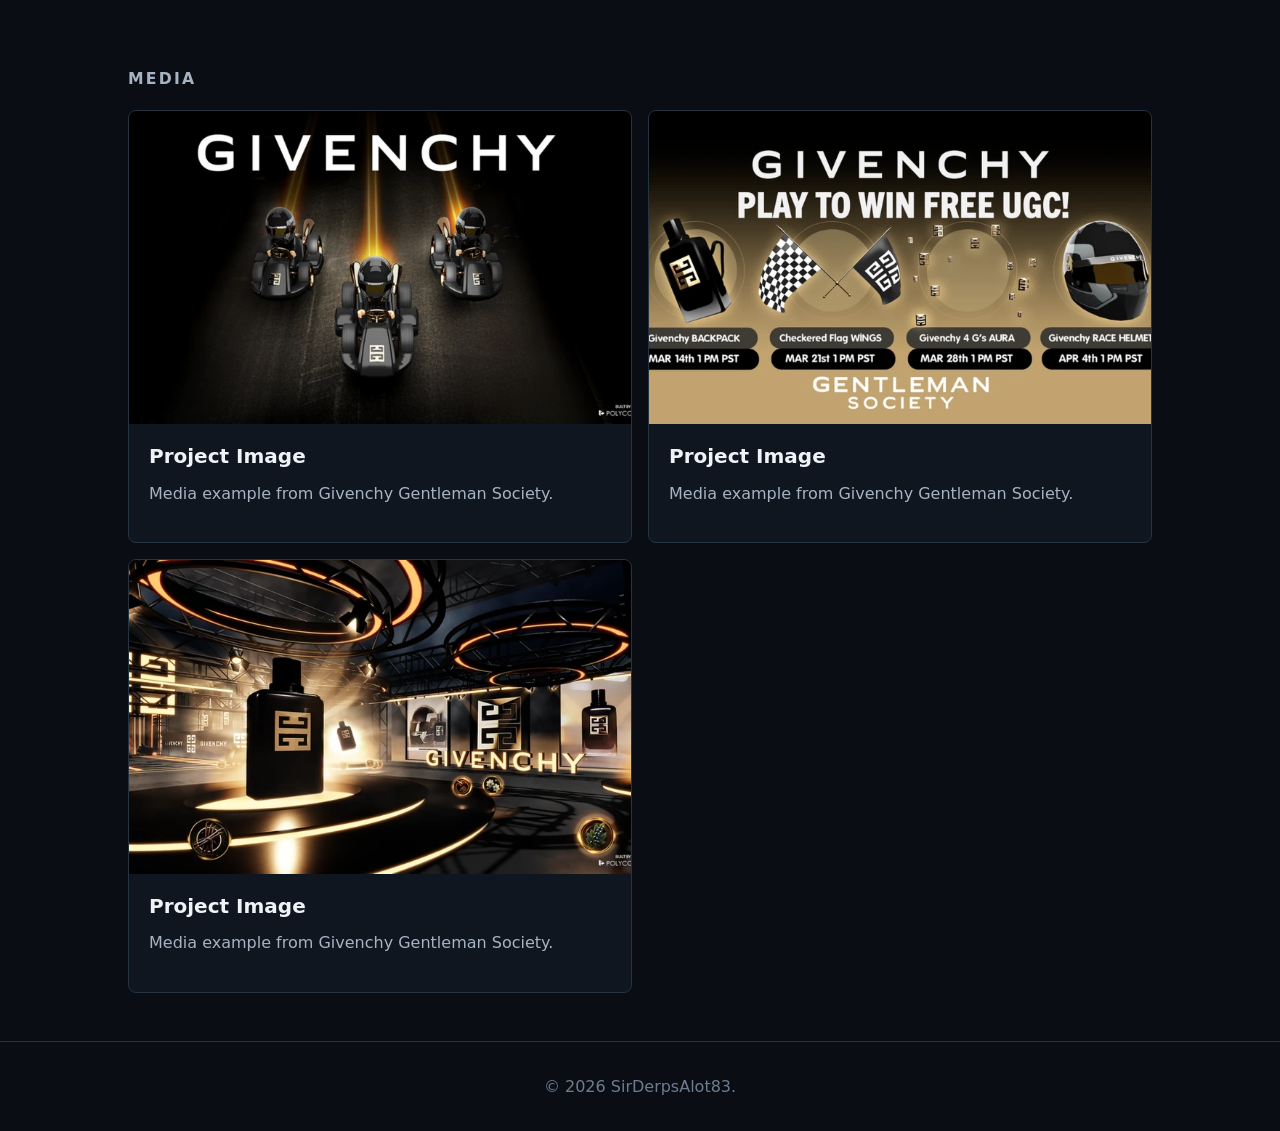
<file: projects/givenchy-gentleman-society.html>
<!DOCTYPE html>
<html lang="en">
  <head>
    <meta charset="UTF-8" />
    <meta name="viewport" content="width=device-width, initial-scale=1.0" />
    <meta name="description" content="Givenchy Gentleman Society Roblox project page for SirDerpsAlot83." />
    <title>Givenchy Gentleman Society | SirDerpsAlot83</title>
    <link rel="stylesheet" href="../style.css" />
  </head>
  <body>
    <header class="site-header">
      <a class="brand" href="../index.html#top" aria-label="SirDerpsAlot83 home"><span>SirDerpsAlot83</span></a>
      <button class="nav-toggle" type="button" aria-expanded="false" aria-controls="site-nav">
        <span class="sr-only">Toggle navigation</span><span></span><span></span><span></span>
      </button>
      <nav id="site-nav" class="site-nav project-nav" aria-label="Project navigation">
        <a href="../projects/index.html">Projects</a>
        <a href="../index.html#top">Home</a>
      </nav>
    </header>

    <main>
      <div class="section content-section project-back-row">
        <a class="text-link" href="index.html">Back to Projects</a>
      </div>
      <section class="section content-section project-detail-hero" style="--project-image: url('../assets/images/givenchy.webp')">
        <img class="project-hero-background" src="../assets/images/givenchy.webp" alt="" aria-hidden="true" />
        <p class="eyebrow">Lead Developer</p>
        <h1>Givenchy Gentleman Society</h1>
        <p class="hero-copy">
          Rewarded Playables release with racing gameplay, ingredient collection, an infinitely generating track, scoring, and car customization support.
        </p>
        <div class="project-hero-actions">
          <a class="button primary" href="https://www.roblox.com/games/104746643025210/Givenchy-Gentleman-Society" rel="noreferrer" target="_blank">View Roblox Game</a>
        </div>
      </section>

      <section class="section content-section project-detail-section">
        <article class="project-overview">
          <div>
            <p class="eyebrow">Overview</p>
            <h2>Project summary</h2>
            <p>
              I led programming and studio development, reusing the LANC&Ocirc;ME ID&Ocirc;LE HOUSE framework while adding new features for this second Rewarded Playables release.
            </p>
          </div>
          <dl class="project-meta project-meta-large" aria-label="Project metadata">
            <div><dt>Studio</dt><dd>Polycount</dd></div>
            <div><dt>Timeline</dt><dd>Feb 2025 - Apr 2025</dd></div>
            <div><dt>Metrics</dt><dd>Peak DAU: 12,126, Total Visits: 251.1K+</dd></div>
          </dl>
        </article>
      </section>

      <section class="section content-section project-detail-section">
        <div class="section-heading">
          <p class="eyebrow">Systems</p>
          <h2>Technical focus</h2>
        </div>
        <div class="detail-grid">
          <article class="detail-card">
            <h3>Racing System</h3>
            <p>Created gameplay where players collect ingredients to fuel a car and race for score.</p>
          </article>
          <article class="detail-card">
            <h3>Infinite Track</h3>
            <p>Built or supported an infinitely generating race track for ongoing runs and high-score attempts.</p>
          </article>
          <article class="detail-card">
            <h3>Car Customization</h3>
            <p>Supported unlockable flame customization for cars within the constraints of the release.</p>
          </article>
          <article class="detail-card">
            <h3>Framework Extension</h3>
            <p>Extended the first Rewarded Playables framework into a new branded gameplay format.</p>
          </article>
        </div>
      </section>

      <section class="section content-section project-detail-section">
        <div class="section-heading">
          <p class="eyebrow">Media</p>
        </div>
        <div class="media-grid">
          <article class="media-card"><img src="../assets/images/givenchy.webp" alt="Givenchy Gentleman Society project media" /><div class="media-card-body"><h3>Project Image</h3><p>Media example from Givenchy Gentleman Society.</p></div></article>
          <article class="media-card"><img src="../assets/images/givenchy2.webp" alt="Givenchy Gentleman Society project media" /><div class="media-card-body"><h3>Project Image</h3><p>Media example from Givenchy Gentleman Society.</p></div></article>
          <article class="media-card"><img src="../assets/images/givenchy3.webp" alt="Givenchy Gentleman Society project media" /><div class="media-card-body"><h3>Project Image</h3><p>Media example from Givenchy Gentleman Society.</p></div></article>
        </div>
      </section>
    </main>

    <footer class="site-footer"><p>&copy; <span id="year">2026</span> SirDerpsAlot83.</p></footer>
    <script src="../script.js"></script>
  </body>
</html>
</file>
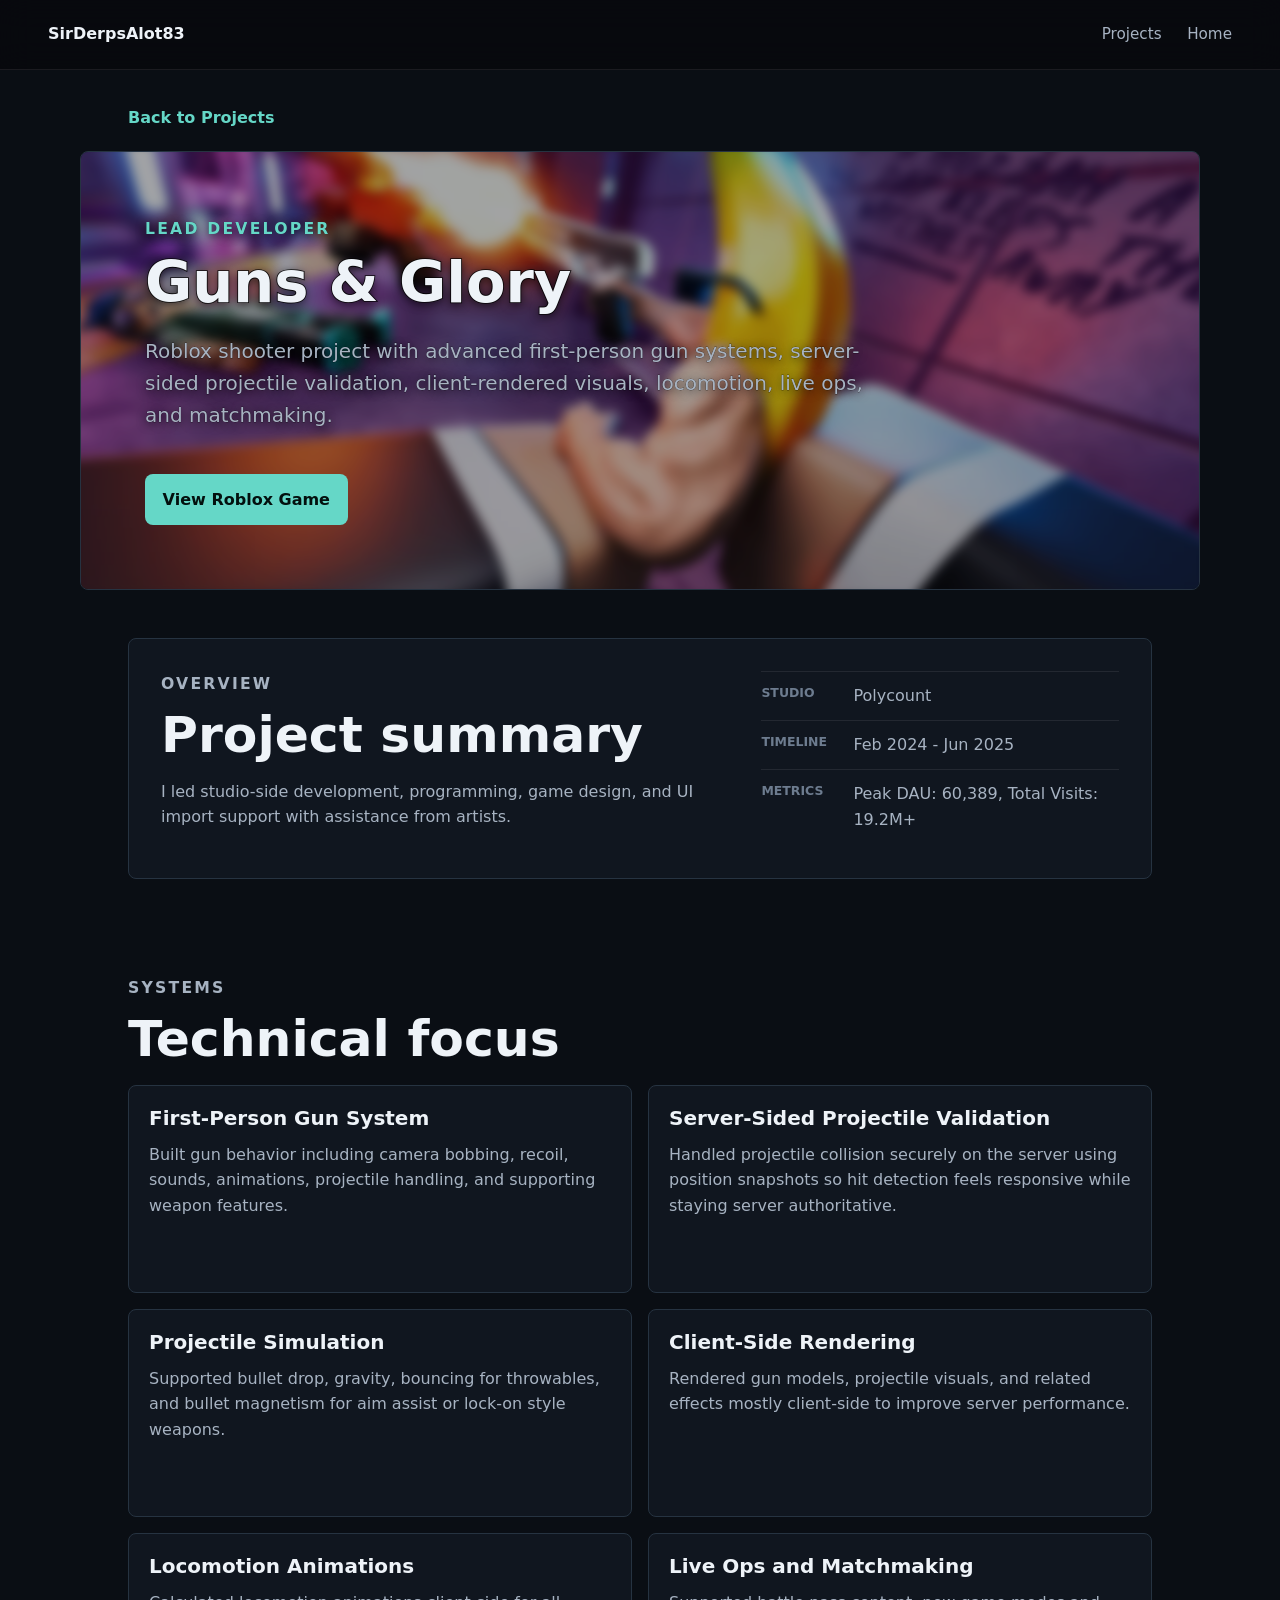
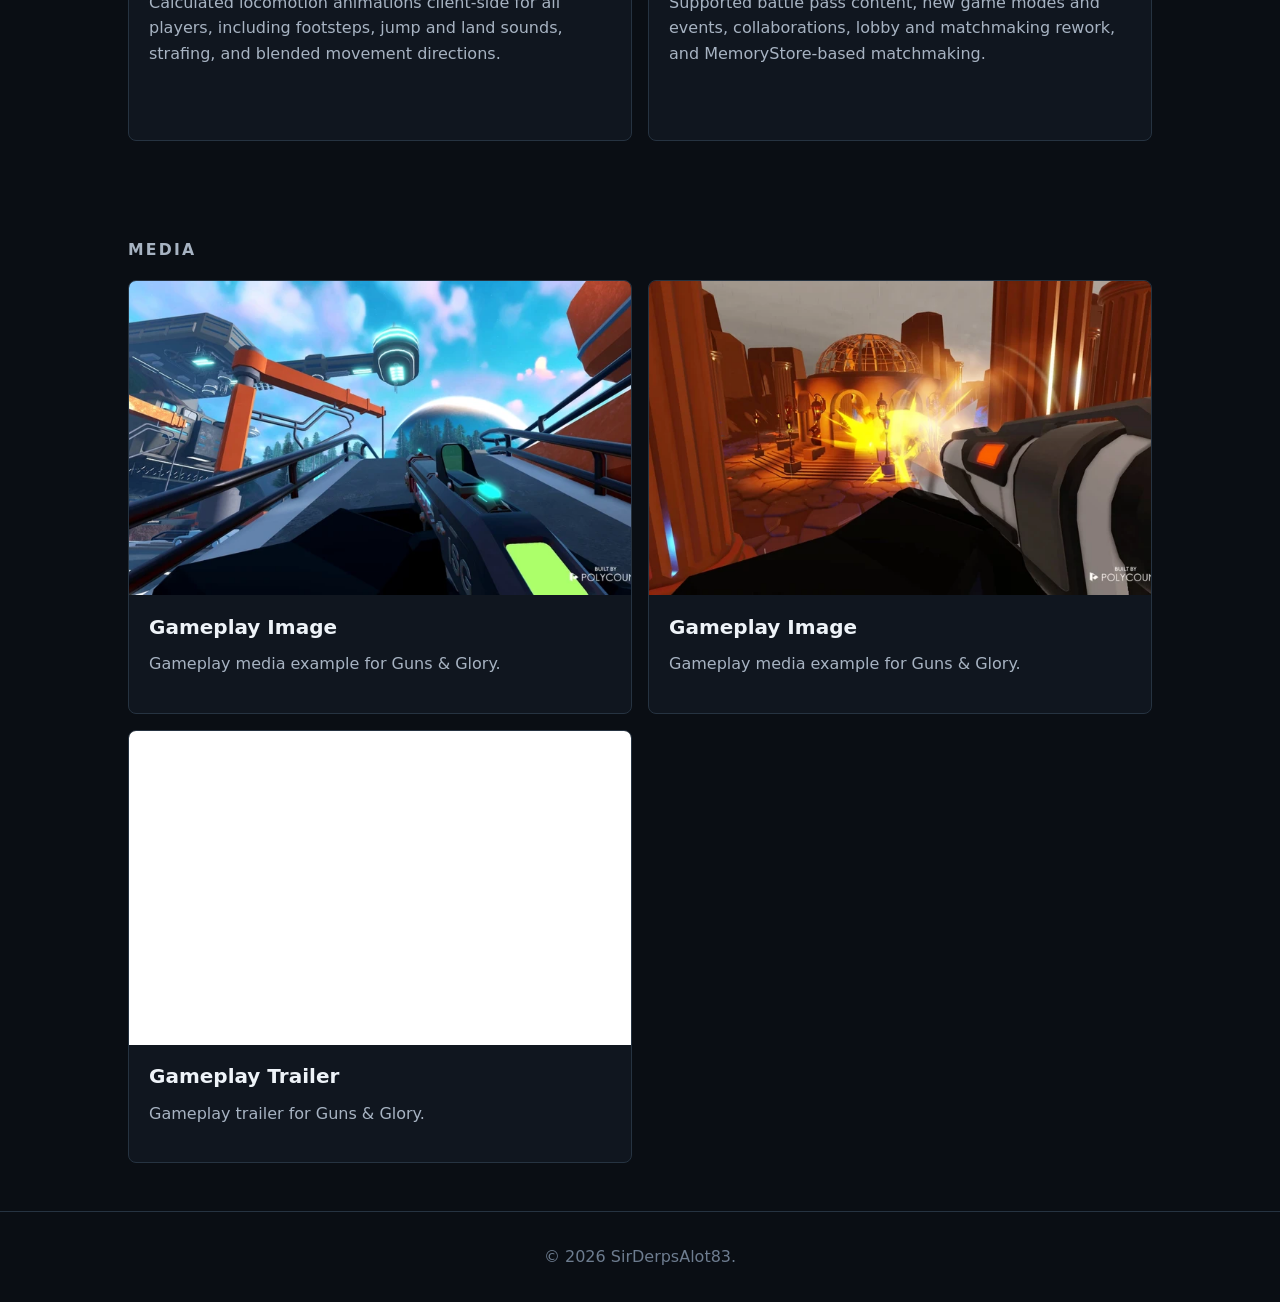
<file: projects/guns-and-glory.html>
<!DOCTYPE html>
<html lang="en">
  <head>
    <meta charset="UTF-8" />
    <meta name="viewport" content="width=device-width, initial-scale=1.0" />
    <meta name="description" content="Guns and Glory Roblox project page for SirDerpsAlot83." />
    <title>Guns &amp; Glory | SirDerpsAlot83</title>
    <link rel="stylesheet" href="../style.css" />
  </head>
  <body>
    <header class="site-header">
      <a class="brand" href="../index.html#top" aria-label="SirDerpsAlot83 home"><span>SirDerpsAlot83</span></a>
      <button class="nav-toggle" type="button" aria-expanded="false" aria-controls="site-nav">
        <span class="sr-only">Toggle navigation</span><span></span><span></span><span></span>
      </button>
      <nav id="site-nav" class="site-nav project-nav" aria-label="Project navigation">
        <a href="../projects/index.html">Projects</a>
        <a href="../index.html#top">Home</a>
      </nav>
    </header>

    <main>
      <div class="section content-section project-back-row">
        <a class="text-link" href="index.html">Back to Projects</a>
      </div>
      <section class="section content-section project-detail-hero" style="--project-image: url('../assets/images/gunsandglory.webp')">
        <img class="project-hero-background" src="../assets/images/gunsandglory.webp" alt="" aria-hidden="true" />
        <p class="eyebrow">Lead Developer</p>
        <h1>Guns &amp; Glory</h1>
        <p class="hero-copy">
          Roblox shooter project with advanced first-person gun systems, server-sided projectile validation, client-rendered visuals, locomotion, live ops, and matchmaking.
        </p>
        <div class="project-hero-actions">
          <a class="button primary" href="https://www.roblox.com/games/17428534264/Guns-Glory" rel="noreferrer" target="_blank">View Roblox Game</a>
        </div>
      </section>

      <section class="section content-section project-detail-section">
        <article class="project-overview">
          <div>
            <p class="eyebrow">Overview</p>
            <h2>Project summary</h2>
            <p>
              I led studio-side development, programming, game design, and UI import support with assistance from artists.
            </p>
          </div>
          <dl class="project-meta project-meta-large" aria-label="Project metadata">
            <div><dt>Studio</dt><dd>Polycount</dd></div>
            <div><dt>Timeline</dt><dd>Feb 2024 - Jun 2025</dd></div>
            <div><dt>Metrics</dt><dd>Peak DAU: 60,389, Total Visits: 19.2M+</dd></div>
          </dl>
        </article>
      </section>

      <section class="section content-section project-detail-section">
        <div class="section-heading">
          <p class="eyebrow">Systems</p>
          <h2>Technical focus</h2>
        </div>
        <div class="detail-grid">
          <article class="detail-card">
            <h3>First-Person Gun System</h3>
            <p>Built gun behavior including camera bobbing, recoil, sounds, animations, projectile handling, and supporting weapon features.</p>
          </article>
          <article class="detail-card">
            <h3>Server-Sided Projectile Validation</h3>
            <p>Handled projectile collision securely on the server using position snapshots so hit detection feels responsive while staying server authoritative.</p>
          </article>
          <article class="detail-card">
            <h3>Projectile Simulation</h3>
            <p>Supported bullet drop, gravity, bouncing for throwables, and bullet magnetism for aim assist or lock-on style weapons.</p>
          </article>
          <article class="detail-card">
            <h3>Client-Side Rendering</h3>
            <p>Rendered gun models, projectile visuals, and related effects mostly client-side to improve server performance.</p>
          </article>
          <article class="detail-card">
            <h3>Locomotion Animations</h3>
            <p>Calculated locomotion animations client-side for all players, including footsteps, jump and land sounds, strafing, and blended movement directions.</p>
          </article>
          <article class="detail-card">
            <h3>Live Ops and Matchmaking</h3>
            <p>Supported battle pass content, new game modes and events, collaborations, lobby and matchmaking rework, and MemoryStore-based matchmaking.</p>
          </article>
        </div>
      </section>

      <section class="section content-section project-detail-section">
        <div class="section-heading">
          <p class="eyebrow">Media</p>
        </div>
        <div class="media-grid">
          <article class="media-card"><img src="../assets/images/guns2.webp" alt="Guns and Glory gameplay screenshot" /><div class="media-card-body"><h3>Gameplay Image</h3><p>Gameplay media example for Guns &amp; Glory.</p></div></article>
          <article class="media-card"><img src="../assets/images/guns3.webp" alt="Guns and Glory gameplay screenshot" /><div class="media-card-body"><h3>Gameplay Image</h3><p>Gameplay media example for Guns &amp; Glory.</p></div></article>
          <article class="media-card">
            <iframe
              class="media-video"
              src="https://www.youtube.com/embed/4hwVSQri8qg"
              title="Guns and Glory example video"
              allow="accelerometer; autoplay; clipboard-write; encrypted-media; gyroscope; picture-in-picture; web-share"
              allowfullscreen
            ></iframe>
            <div class="media-card-body"><h3>Gameplay Trailer</h3><p>Gameplay trailer for Guns &amp; Glory.</p></div>
          </article>
        </div>
      </section>
    </main>

    <footer class="site-footer"><p>&copy; <span id="year">2026</span> SirDerpsAlot83.</p></footer>
    <script src="../script.js"></script>
  </body>
</html>
</file>
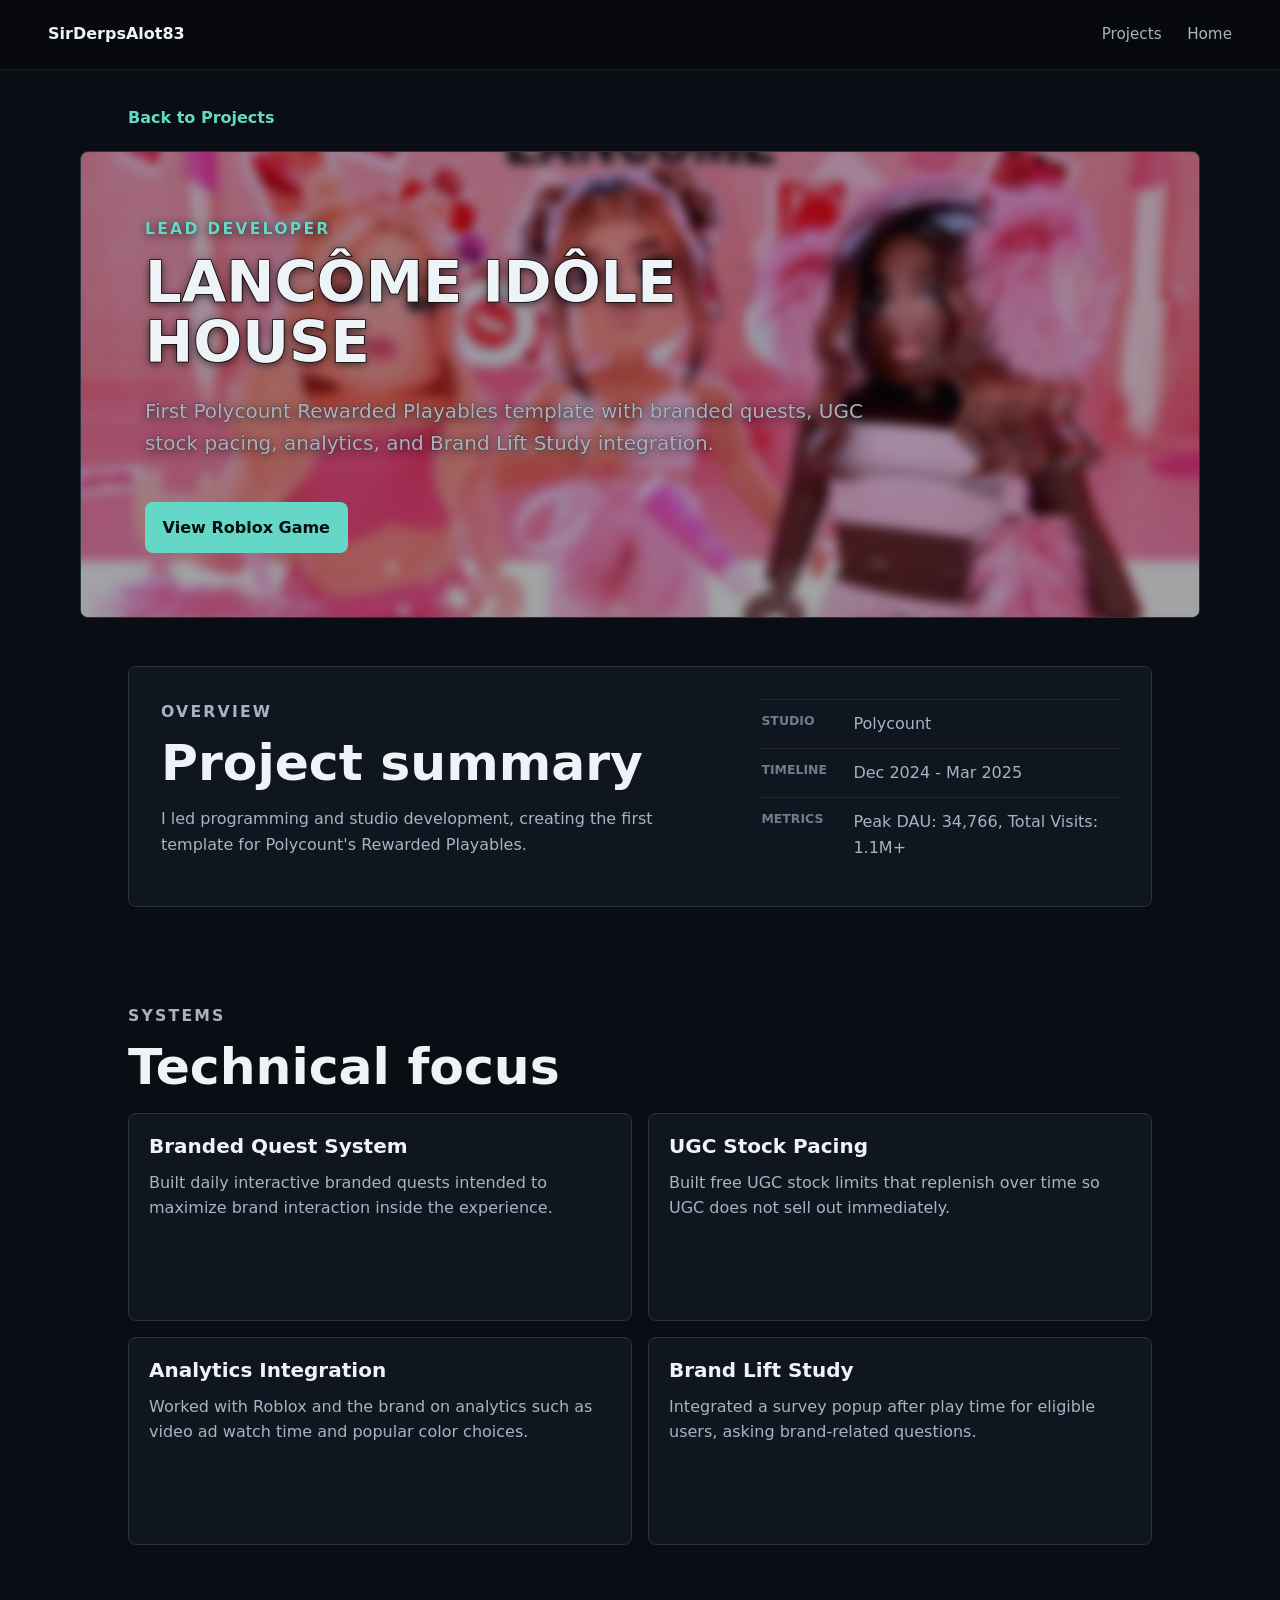
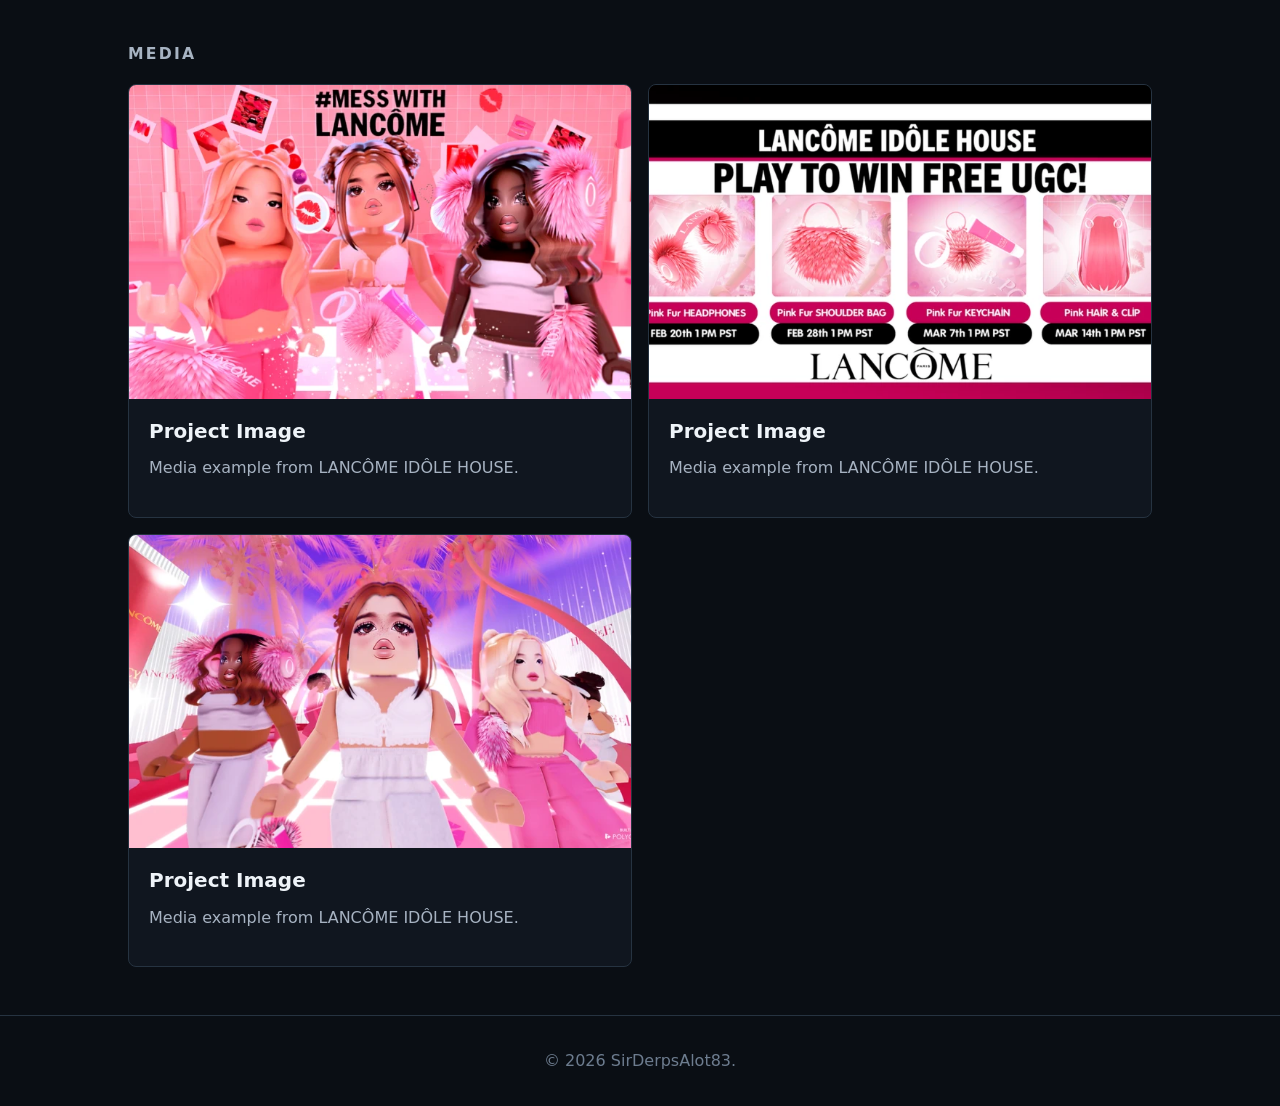
<file: projects/lancome-idole-house.html>
<!DOCTYPE html>
<html lang="en">
  <head>
    <meta charset="UTF-8" />
    <meta name="viewport" content="width=device-width, initial-scale=1.0" />
    <meta name="description" content="Lancome Idole House Roblox project page for SirDerpsAlot83." />
    <title>LANC&Ocirc;ME ID&Ocirc;LE HOUSE | SirDerpsAlot83</title>
    <link rel="stylesheet" href="../style.css" />
  </head>
  <body>
    <header class="site-header">
      <a class="brand" href="../index.html#top" aria-label="SirDerpsAlot83 home"><span>SirDerpsAlot83</span></a>
      <button class="nav-toggle" type="button" aria-expanded="false" aria-controls="site-nav">
        <span class="sr-only">Toggle navigation</span><span></span><span></span><span></span>
      </button>
      <nav id="site-nav" class="site-nav project-nav" aria-label="Project navigation">
        <a href="../projects/index.html">Projects</a>
        <a href="../index.html#top">Home</a>
      </nav>
    </header>

    <main>
      <div class="section content-section project-back-row">
        <a class="text-link" href="index.html">Back to Projects</a>
      </div>
      <section class="section content-section project-detail-hero" style="--project-image: url('../assets/images/lancome.webp')">
        <img class="project-hero-background" src="../assets/images/lancome.webp" alt="" aria-hidden="true" />
        <p class="eyebrow">Lead Developer</p>
        <h1>LANC&Ocirc;ME ID&Ocirc;LE HOUSE</h1>
        <p class="hero-copy">
          First Polycount Rewarded Playables template with branded quests, UGC stock pacing, analytics, and Brand Lift Study integration.
        </p>
        <div class="project-hero-actions">
          <a class="button primary" href="https://www.roblox.com/games/134284554972454/LANC-ME-ID-LE-HOUSE" rel="noreferrer" target="_blank">View Roblox Game</a>
        </div>
      </section>

      <section class="section content-section project-detail-section">
        <article class="project-overview">
          <div>
            <p class="eyebrow">Overview</p>
            <h2>Project summary</h2>
            <p>
              I led programming and studio development, creating the first template for Polycount's Rewarded Playables.
            </p>
          </div>
          <dl class="project-meta project-meta-large" aria-label="Project metadata">
            <div><dt>Studio</dt><dd>Polycount</dd></div>
            <div><dt>Timeline</dt><dd>Dec 2024 - Mar 2025</dd></div>
            <div><dt>Metrics</dt><dd>Peak DAU: 34,766, Total Visits: 1.1M+</dd></div>
          </dl>
        </article>
      </section>

      <section class="section content-section project-detail-section">
        <div class="section-heading">
          <p class="eyebrow">Systems</p>
          <h2>Technical focus</h2>
        </div>
        <div class="detail-grid">
          <article class="detail-card">
            <h3>Branded Quest System</h3>
            <p>Built daily interactive branded quests intended to maximize brand interaction inside the experience.</p>
          </article>
          <article class="detail-card">
            <h3>UGC Stock Pacing</h3>
            <p>Built free UGC stock limits that replenish over time so UGC does not sell out immediately.</p>
          </article>
          <article class="detail-card">
            <h3>Analytics Integration</h3>
            <p>Worked with Roblox and the brand on analytics such as video ad watch time and popular color choices.</p>
          </article>
          <article class="detail-card">
            <h3>Brand Lift Study</h3>
            <p>Integrated a survey popup after play time for eligible users, asking brand-related questions.</p>
          </article>
        </div>
      </section>

      <section class="section content-section project-detail-section">
        <div class="section-heading">
          <p class="eyebrow">Media</p>
        </div>
        <div class="media-grid">
          <article class="media-card"><img src="../assets/images/lancome.webp" alt="Lancome Idole House project media" /><div class="media-card-body"><h3>Project Image</h3><p>Media example from LANC&Ocirc;ME ID&Ocirc;LE HOUSE.</p></div></article>
          <article class="media-card"><img src="../assets/images/lancome2.webp" alt="Lancome Idole House project media" /><div class="media-card-body"><h3>Project Image</h3><p>Media example from LANC&Ocirc;ME ID&Ocirc;LE HOUSE.</p></div></article>
          <article class="media-card"><img src="../assets/images/lancome3.webp" alt="Lancome Idole House project media" /><div class="media-card-body"><h3>Project Image</h3><p>Media example from LANC&Ocirc;ME ID&Ocirc;LE HOUSE.</p></div></article>
        </div>
      </section>
    </main>

    <footer class="site-footer"><p>&copy; <span id="year">2026</span> SirDerpsAlot83.</p></footer>
    <script src="../script.js"></script>
  </body>
</html>
</file>
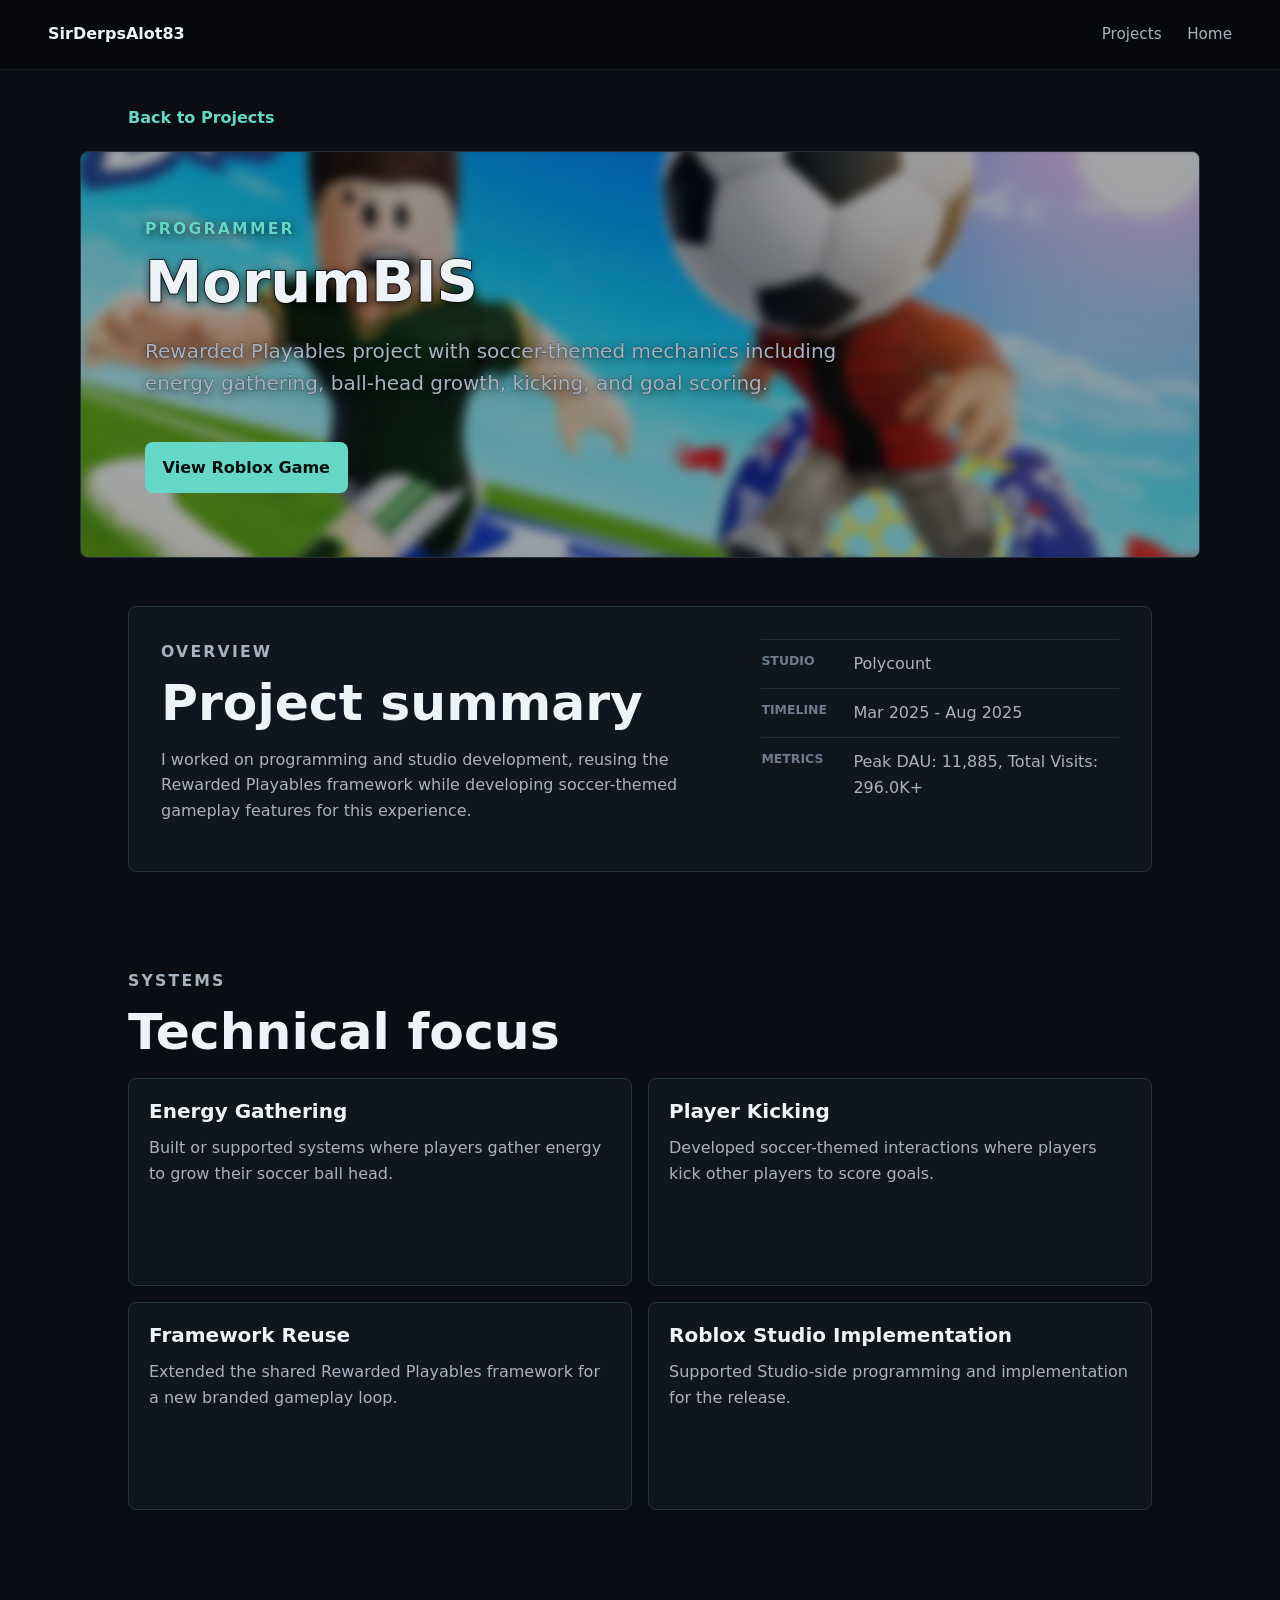
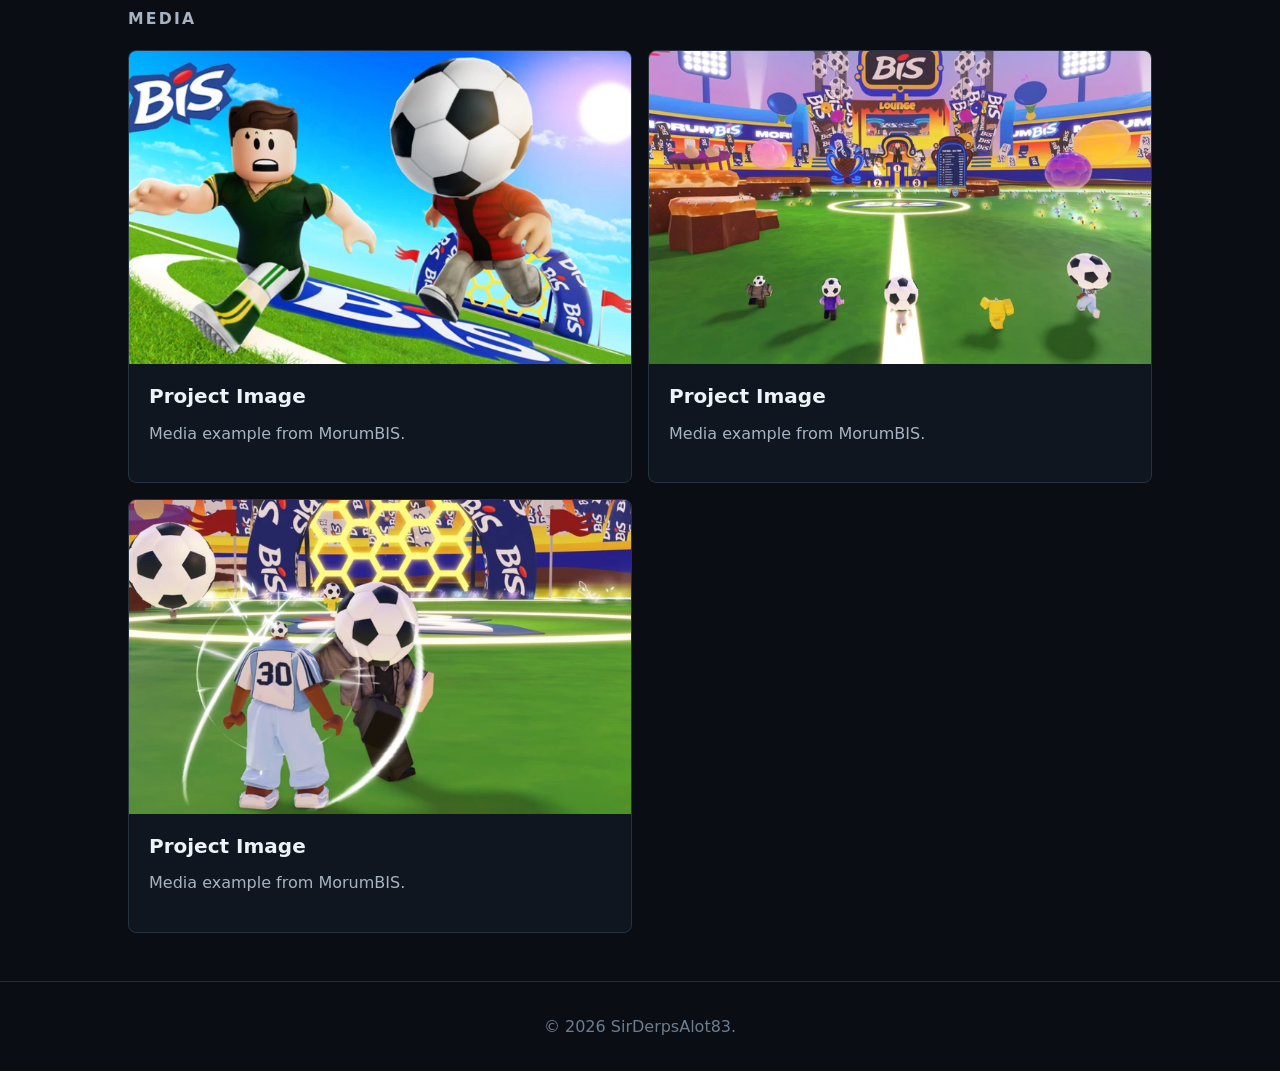
<file: projects/morumbis.html>
<!DOCTYPE html>
<html lang="en">
  <head>
    <meta charset="UTF-8" />
    <meta name="viewport" content="width=device-width, initial-scale=1.0" />
    <meta name="description" content="MorumBIS Roblox project page for SirDerpsAlot83." />
    <title>MorumBIS | SirDerpsAlot83</title>
    <link rel="stylesheet" href="../style.css" />
  </head>
  <body>
    <header class="site-header">
      <a class="brand" href="../index.html#top" aria-label="SirDerpsAlot83 home"><span>SirDerpsAlot83</span></a>
      <button class="nav-toggle" type="button" aria-expanded="false" aria-controls="site-nav">
        <span class="sr-only">Toggle navigation</span><span></span><span></span><span></span>
      </button>
      <nav id="site-nav" class="site-nav project-nav" aria-label="Project navigation">
        <a href="../projects/index.html">Projects</a>
        <a href="../index.html#top">Home</a>
      </nav>
    </header>

    <main>
      <div class="section content-section project-back-row">
        <a class="text-link" href="index.html">Back to Projects</a>
      </div>
      <section class="section content-section project-detail-hero" style="--project-image: url('../assets/images/bis.webp')">
        <img class="project-hero-background" src="../assets/images/bis.webp" alt="" aria-hidden="true" />
        <p class="eyebrow">Programmer</p>
        <h1>MorumBIS</h1>
        <p class="hero-copy">
          Rewarded Playables project with soccer-themed mechanics including energy gathering, ball-head growth, kicking, and goal scoring.
        </p>
        <div class="project-hero-actions">
          <a class="button primary" href="https://www.roblox.com/games/131552486125497/MorumBIS" rel="noreferrer" target="_blank">View Roblox Game</a>
        </div>
      </section>

      <section class="section content-section project-detail-section">
        <article class="project-overview">
          <div>
            <p class="eyebrow">Overview</p>
            <h2>Project summary</h2>
            <p>
              I worked on programming and studio development, reusing the Rewarded Playables framework while developing soccer-themed gameplay features for this experience.
            </p>
          </div>
          <dl class="project-meta project-meta-large" aria-label="Project metadata">
            <div><dt>Studio</dt><dd>Polycount</dd></div>
            <div><dt>Timeline</dt><dd>Mar 2025 - Aug 2025</dd></div>
            <div><dt>Metrics</dt><dd>Peak DAU: 11,885, Total Visits: 296.0K+</dd></div>
          </dl>
        </article>
      </section>

      <section class="section content-section project-detail-section">
        <div class="section-heading">
          <p class="eyebrow">Systems</p>
          <h2>Technical focus</h2>
        </div>
        <div class="detail-grid">
          <article class="detail-card">
            <h3>Energy Gathering</h3>
            <p>Built or supported systems where players gather energy to grow their soccer ball head.</p>
          </article>
          <article class="detail-card">
            <h3>Player Kicking</h3>
            <p>Developed soccer-themed interactions where players kick other players to score goals.</p>
          </article>
          <article class="detail-card">
            <h3>Framework Reuse</h3>
            <p>Extended the shared Rewarded Playables framework for a new branded gameplay loop.</p>
          </article>
          <article class="detail-card">
            <h3>Roblox Studio Implementation</h3>
            <p>Supported Studio-side programming and implementation for the release.</p>
          </article>
        </div>
      </section>

      <section class="section content-section project-detail-section">
        <div class="section-heading">
          <p class="eyebrow">Media</p>
        </div>
        <div class="media-grid">
          <article class="media-card"><img src="../assets/images/bis.webp" alt="MorumBIS project media" /><div class="media-card-body"><h3>Project Image</h3><p>Media example from MorumBIS.</p></div></article>
          <article class="media-card"><img src="../assets/images/bis2.webp" alt="MorumBIS project media" /><div class="media-card-body"><h3>Project Image</h3><p>Media example from MorumBIS.</p></div></article>
          <article class="media-card"><img src="../assets/images/bis3.webp" alt="MorumBIS project media" /><div class="media-card-body"><h3>Project Image</h3><p>Media example from MorumBIS.</p></div></article>
        </div>
      </section>
    </main>

    <footer class="site-footer"><p>&copy; <span id="year">2026</span> SirDerpsAlot83.</p></footer>
    <script src="../script.js"></script>
  </body>
</html>
</file>
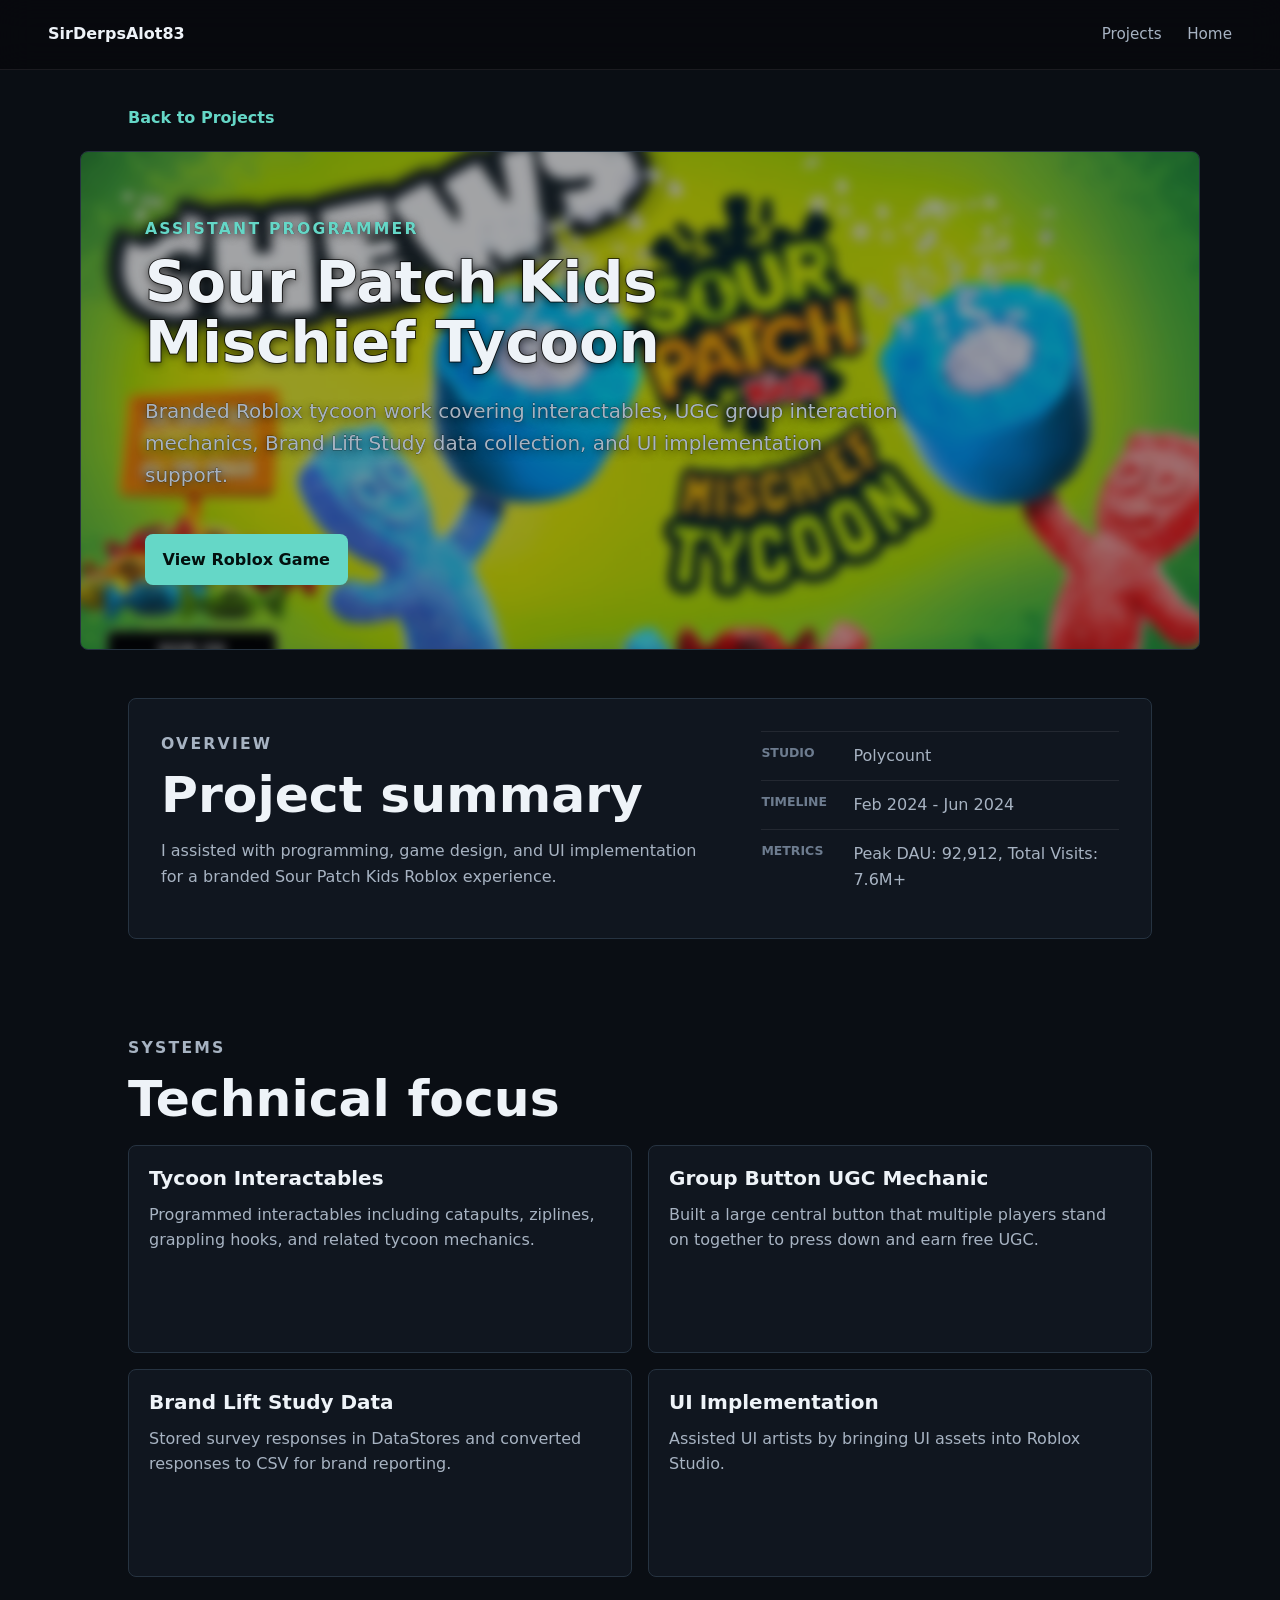
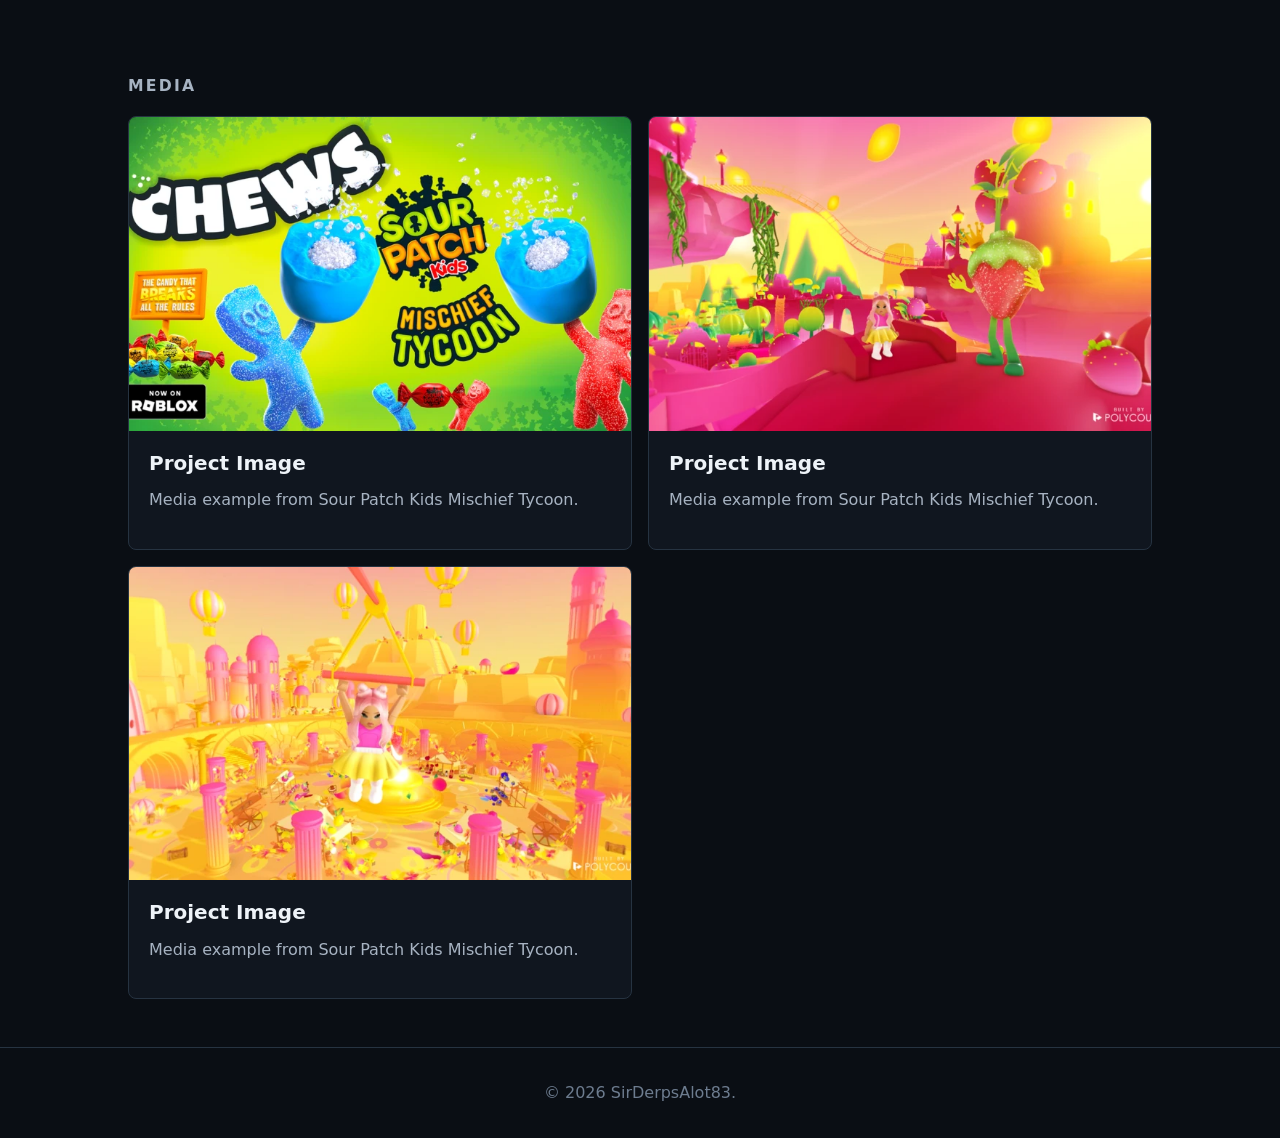
<file: projects/sour-patch-kids-mischief-tycoon.html>
<!DOCTYPE html>
<html lang="en">
  <head>
    <meta charset="UTF-8" />
    <meta name="viewport" content="width=device-width, initial-scale=1.0" />
    <meta name="description" content="Sour Patch Kids Mischief Tycoon Roblox project page for SirDerpsAlot83." />
    <title>Sour Patch Kids Mischief Tycoon | SirDerpsAlot83</title>
    <link rel="stylesheet" href="../style.css" />
  </head>
  <body>
    <header class="site-header">
      <a class="brand" href="../index.html#top" aria-label="SirDerpsAlot83 home"><span>SirDerpsAlot83</span></a>
      <button class="nav-toggle" type="button" aria-expanded="false" aria-controls="site-nav">
        <span class="sr-only">Toggle navigation</span><span></span><span></span><span></span>
      </button>
      <nav id="site-nav" class="site-nav project-nav" aria-label="Project navigation">
        <a href="../projects/index.html">Projects</a>
        <a href="../index.html#top">Home</a>
      </nav>
    </header>

    <main>
      <div class="section content-section project-back-row">
        <a class="text-link" href="index.html">Back to Projects</a>
      </div>
      <section class="section content-section project-detail-hero" style="--project-image: url('../assets/images/spk.webp')">
        <img class="project-hero-background" src="../assets/images/spk.webp" alt="" aria-hidden="true" />
        <p class="eyebrow">Assistant Programmer</p>
        <h1>Sour Patch Kids Mischief Tycoon</h1>
        <p class="hero-copy">
          Branded Roblox tycoon work covering interactables, UGC group interaction mechanics, Brand Lift Study data collection, and UI implementation support.
        </p>
        <div class="project-hero-actions">
          <a class="button primary" href="https://www.roblox.com/games/16984716324/SOUR-PATCH-KIDS-Mischief-Tycoon" rel="noreferrer" target="_blank">View Roblox Game</a>
        </div>
      </section>

      <section class="section content-section project-detail-section">
        <article class="project-overview">
          <div>
            <p class="eyebrow">Overview</p>
            <h2>Project summary</h2>
            <p>
              I assisted with programming, game design, and UI implementation for a branded Sour Patch Kids Roblox experience.
            </p>
          </div>
          <dl class="project-meta project-meta-large" aria-label="Project metadata">
            <div><dt>Studio</dt><dd>Polycount</dd></div>
            <div><dt>Timeline</dt><dd>Feb 2024 - Jun 2024</dd></div>
            <div><dt>Metrics</dt><dd>Peak DAU: 92,912, Total Visits: 7.6M+</dd></div>
          </dl>
        </article>
      </section>

      <section class="section content-section project-detail-section">
        <div class="section-heading">
          <p class="eyebrow">Systems</p>
          <h2>Technical focus</h2>
        </div>
        <div class="detail-grid">
          <article class="detail-card">
            <h3>Tycoon Interactables</h3>
            <p>Programmed interactables including catapults, ziplines, grappling hooks, and related tycoon mechanics.</p>
          </article>
          <article class="detail-card">
            <h3>Group Button UGC Mechanic</h3>
            <p>Built a large central button that multiple players stand on together to press down and earn free UGC.</p>
          </article>
          <article class="detail-card">
            <h3>Brand Lift Study Data</h3>
            <p>Stored survey responses in DataStores and converted responses to CSV for brand reporting.</p>
          </article>
          <article class="detail-card">
            <h3>UI Implementation</h3>
            <p>Assisted UI artists by bringing UI assets into Roblox Studio.</p>
          </article>
        </div>
      </section>

      <section class="section content-section project-detail-section">
        <div class="section-heading">
          <p class="eyebrow">Media</p>
        </div>
        <div class="media-grid">
          <article class="media-card"><img src="../assets/images/spk.webp" alt="Sour Patch Kids Mischief Tycoon project media" /><div class="media-card-body"><h3>Project Image</h3><p>Media example from Sour Patch Kids Mischief Tycoon.</p></div></article>
          <article class="media-card"><img src="../assets/images/spk2.webp" alt="Sour Patch Kids Mischief Tycoon project media" /><div class="media-card-body"><h3>Project Image</h3><p>Media example from Sour Patch Kids Mischief Tycoon.</p></div></article>
          <article class="media-card"><img src="../assets/images/spk3.webp" alt="Sour Patch Kids Mischief Tycoon project media" /><div class="media-card-body"><h3>Project Image</h3><p>Media example from Sour Patch Kids Mischief Tycoon.</p></div></article>
        </div>
      </section>
    </main>

    <footer class="site-footer"><p>&copy; <span id="year">2026</span> SirDerpsAlot83.</p></footer>
    <script src="../script.js"></script>
  </body>
</html>
</file>
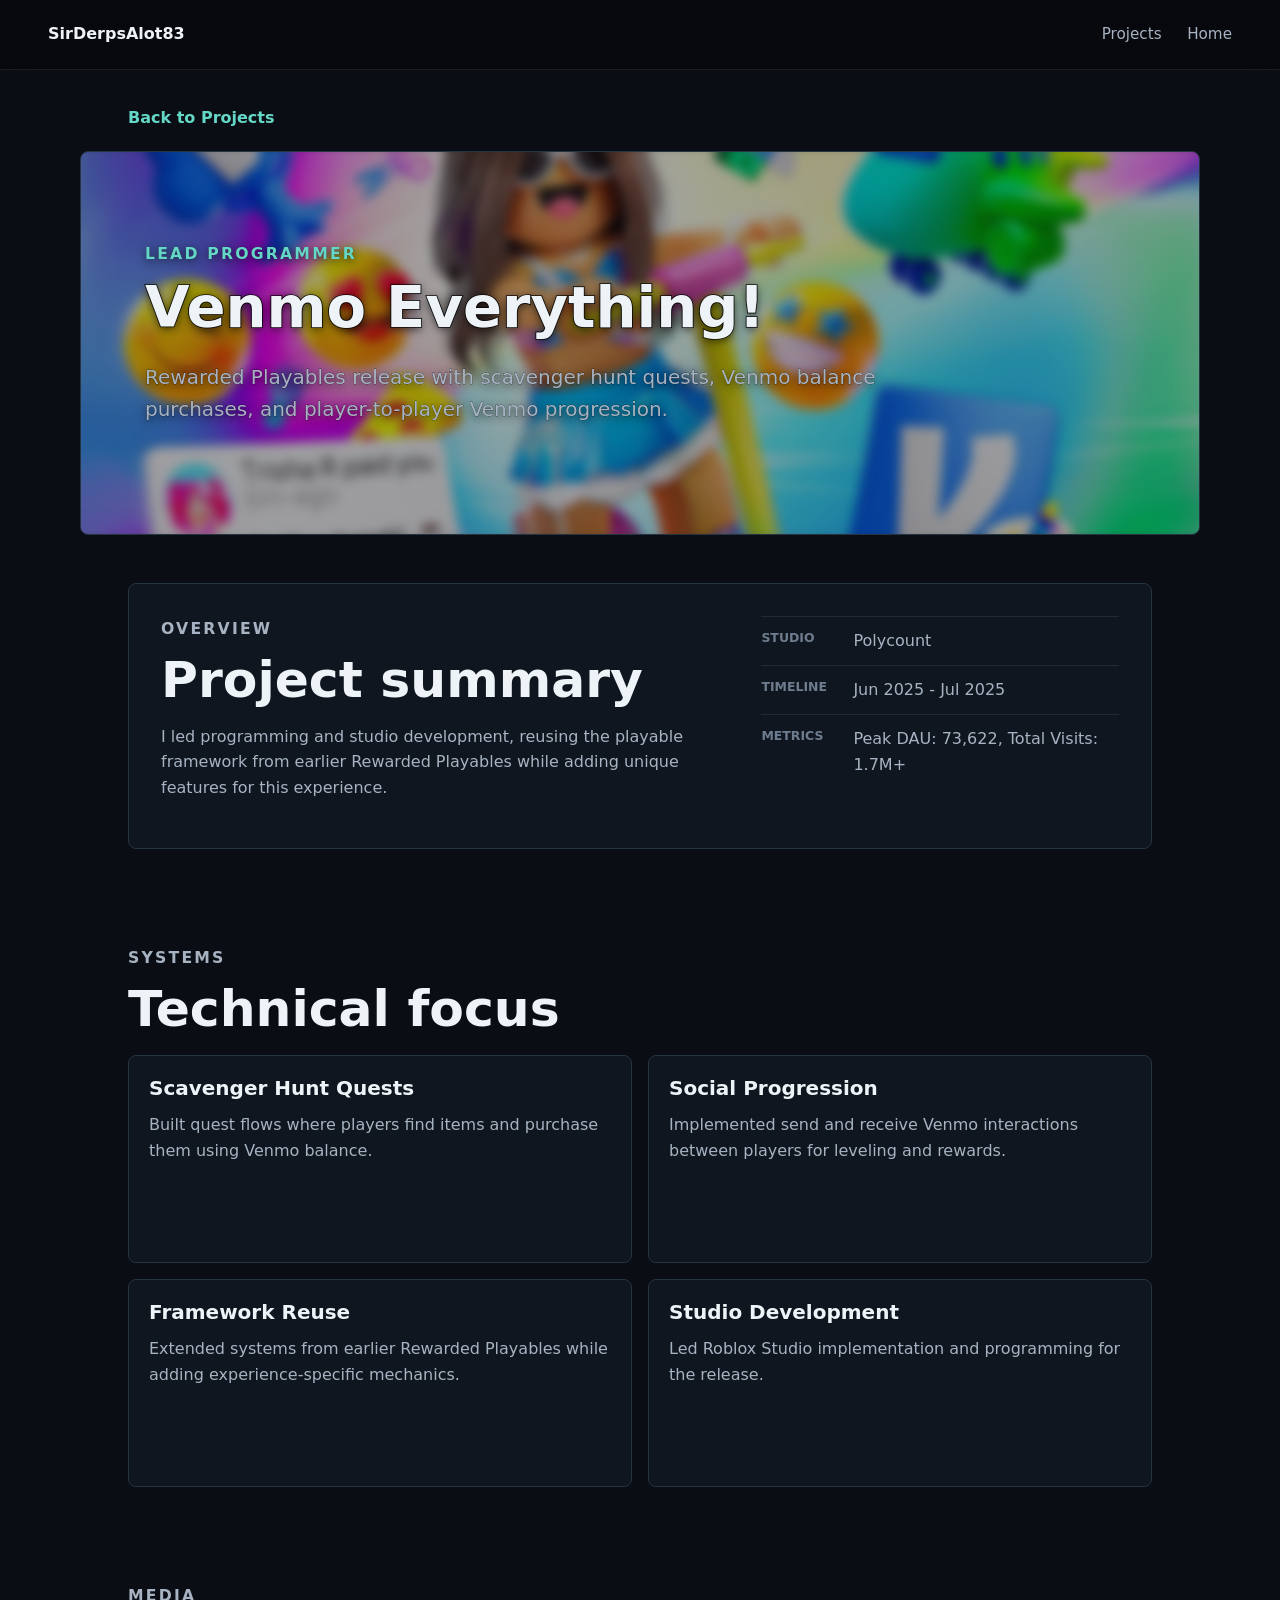
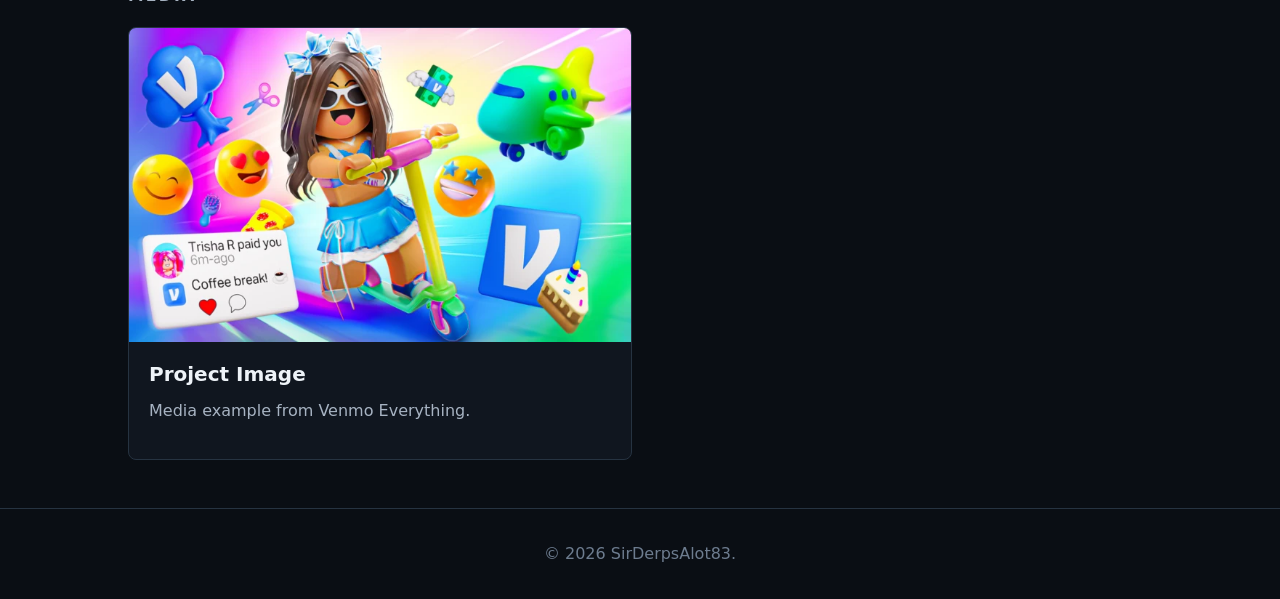
<file: projects/venmo-everything.html>
<!DOCTYPE html>
<html lang="en">
  <head>
    <meta charset="UTF-8" />
    <meta name="viewport" content="width=device-width, initial-scale=1.0" />
    <meta name="description" content="Venmo Everything Roblox project page for SirDerpsAlot83." />
    <title>Venmo Everything! | SirDerpsAlot83</title>
    <link rel="stylesheet" href="../style.css" />
  </head>
  <body>
    <header class="site-header">
      <a class="brand" href="../index.html#top" aria-label="SirDerpsAlot83 home"><span>SirDerpsAlot83</span></a>
      <button class="nav-toggle" type="button" aria-expanded="false" aria-controls="site-nav">
        <span class="sr-only">Toggle navigation</span><span></span><span></span><span></span>
      </button>
      <nav id="site-nav" class="site-nav project-nav" aria-label="Project navigation">
        <a href="../projects/index.html">Projects</a>
        <a href="../index.html#top">Home</a>
      </nav>
    </header>

    <main>
      <div class="section content-section project-back-row">
        <a class="text-link" href="index.html">Back to Projects</a>
      </div>
      <section class="section content-section project-detail-hero" style="--project-image: url('../assets/images/venmo.webp')">
        <img class="project-hero-background" src="../assets/images/venmo.webp" alt="" aria-hidden="true" />
        <p class="eyebrow">Lead Programmer</p>
        <h1>Venmo Everything!</h1>
        <p class="hero-copy">
          Rewarded Playables release with scavenger hunt quests, Venmo balance purchases, and player-to-player Venmo progression.
        </p>
      </section>

      <section class="section content-section project-detail-section">
        <article class="project-overview">
          <div>
            <p class="eyebrow">Overview</p>
            <h2>Project summary</h2>
            <p>
              I led programming and studio development, reusing the playable framework from earlier Rewarded Playables while adding unique features for this experience.
            </p>
          </div>
          <dl class="project-meta project-meta-large" aria-label="Project metadata">
            <div><dt>Studio</dt><dd>Polycount</dd></div>
            <div><dt>Timeline</dt><dd>Jun 2025 - Jul 2025</dd></div>
            <div><dt>Metrics</dt><dd>Peak DAU: 73,622, Total Visits: 1.7M+</dd></div>
          </dl>
        </article>
      </section>

      <section class="section content-section project-detail-section">
        <div class="section-heading">
          <p class="eyebrow">Systems</p>
          <h2>Technical focus</h2>
        </div>
        <div class="detail-grid">
          <article class="detail-card">
            <h3>Scavenger Hunt Quests</h3>
            <p>Built quest flows where players find items and purchase them using Venmo balance.</p>
          </article>
          <article class="detail-card">
            <h3>Social Progression</h3>
            <p>Implemented send and receive Venmo interactions between players for leveling and rewards.</p>
          </article>
          <article class="detail-card">
            <h3>Framework Reuse</h3>
            <p>Extended systems from earlier Rewarded Playables while adding experience-specific mechanics.</p>
          </article>
          <article class="detail-card">
            <h3>Studio Development</h3>
            <p>Led Roblox Studio implementation and programming for the release.</p>
          </article>
        </div>
      </section>

      <section class="section content-section project-detail-section">
        <div class="section-heading">
          <p class="eyebrow">Media</p>
        </div>
        <div class="media-grid">
          <article class="media-card"><img src="../assets/images/venmo.webp" alt="Venmo Everything project media" /><div class="media-card-body"><h3>Project Image</h3><p>Media example from Venmo Everything.</p></div></article>
        </div>
      </section>
    </main>

    <footer class="site-footer"><p>&copy; <span id="year">2026</span> SirDerpsAlot83.</p></footer>
    <script src="../script.js"></script>
  </body>
</html>
</file>
<file: style.css>
:root {
  color-scheme: dark;
  --bg: #07090d;
  --bg-soft: #0d121a;
  --panel: #121923;
  --panel-strong: #172331;
  --text: #eef3f8;
  --muted: #a7b3c2;
  --subtle: #6d7c8f;
  --line: #263341;
  --accent: #65d7c7;
  --accent-strong: #f3b35b;
  --shadow: 0 24px 80px rgba(0, 0, 0, 0.36);
  --max-width: 1120px;
}

* {
  box-sizing: border-box;
}

html {
  scroll-behavior: smooth;
}

body {
  margin: 0;
  background: #0a0e14;
  color: var(--text);
  font-family: Inter, ui-sans-serif, system-ui, -apple-system, BlinkMacSystemFont, "Segoe UI", sans-serif;
  line-height: 1.6;
}

img {
  display: block;
  max-width: 100%;
}

a {
  color: inherit;
  text-decoration: none;
}

.sr-only {
  position: absolute;
  width: 1px;
  height: 1px;
  padding: 0;
  margin: -1px;
  overflow: hidden;
  clip: rect(0, 0, 0, 0);
  white-space: nowrap;
  border: 0;
}

.site-header {
  position: sticky;
  top: 0;
  z-index: 20;
  display: flex;
  align-items: center;
  justify-content: space-between;
  gap: 1rem;
  width: 100%;
  padding: 1rem clamp(1rem, 4vw, 3rem);
  border-bottom: 1px solid rgba(255, 255, 255, 0.08);
  background: rgba(7, 9, 13, 0.86);
  backdrop-filter: blur(16px);
}

.brand {
  display: inline-flex;
  align-items: center;
  font-weight: 700;
  letter-spacing: 0;
}

.site-nav {
  display: flex;
  align-items: center;
  gap: clamp(0.8rem, 2vw, 1.6rem);
  color: var(--muted);
  font-size: 0.95rem;
}

.site-nav a {
  padding: 0.35rem 0;
  border-bottom: 1px solid transparent;
}

.site-nav a:hover,
.site-nav a:focus-visible {
  border-color: var(--accent);
  color: var(--text);
}

.nav-toggle {
  display: none;
  width: 2.5rem;
  height: 2.5rem;
  border: 1px solid var(--line);
  border-radius: 8px;
  background: var(--panel);
  color: var(--text);
}

.nav-toggle span:not(.sr-only) {
  display: block;
  width: 1.1rem;
  height: 2px;
  margin: 4px auto;
  background: currentColor;
}

.section {
  padding: clamp(1.75rem, 3vw, 2.75rem) clamp(1rem, 4vw, 3rem);
}

.hero {
  --hero-tile-size: 520px;
  position: relative;
  isolation: isolate;
  display: grid;
  min-height: min(620px, calc(100svh - 12.5rem));
  align-items: center;
  overflow: hidden;
  padding-top: clamp(2.25rem, 4vw, 4rem);
  padding-bottom: clamp(2.25rem, 4vw, 4rem);
}

.hero::after {
  position: absolute;
  right: 0;
  bottom: 0;
  left: 0;
  z-index: -1;
  height: 8rem;
  content: "";
  background: linear-gradient(180deg, transparent, var(--bg));
  pointer-events: none;
}

.hero-media {
  position: absolute;
  inset: 0;
  z-index: -2;
}

.hero-media::before {
  position: absolute;
  inset: calc(-1 * var(--hero-tile-size));
  content: "";
  background-image: url("assets/images/gameicons.png");
  background-position: 0 0;
  background-repeat: repeat;
  background-size: var(--hero-tile-size) var(--hero-tile-size);
  transform: translate3d(calc(-1 * var(--hero-tile-size)), calc(-1 * var(--hero-tile-size)), 0);
  animation: hero-icons-drift 70s linear infinite;
  backface-visibility: hidden;
  will-change: transform;
}

.hero-media::after {
  position: absolute;
  inset: 0;
  content: "";
  background:
    linear-gradient(90deg, rgba(7, 9, 13, 0.96) 0%, rgba(7, 9, 13, 0.8) 42%, rgba(7, 9, 13, 0.42) 100%),
    linear-gradient(180deg, rgba(7, 9, 13, 0.12) 0%, rgba(7, 9, 13, 0.76) 100%);
}

@keyframes hero-icons-drift {
  from {
    transform: translate3d(calc(-1 * var(--hero-tile-size)), calc(-1 * var(--hero-tile-size)), 0);
  }

  to {
    transform: translate3d(0, 0, 0);
  }
}

@media (prefers-reduced-motion: reduce) {
  .hero-media::before {
    animation: none;
    transform: none;
  }
}

.hero-content {
  position: relative;
  z-index: 1;
  width: min(920px, 100%);
  margin: 0 auto;
  transform: translateX(calc((min(1120px, 100vw) - min(920px, 100vw - 2rem)) / -4));
}

.eyebrow {
  margin: 0 0 0.75rem;
  color: var(--accent);
  font-size: 0.98rem;
  font-weight: 800;
  letter-spacing: 0.14em;
  text-transform: uppercase;
}

h1,
h2,
h3,
p {
  margin-top: 0;
}

h1 {
  max-width: 920px;
  margin-bottom: 1.4rem;
  font-size: clamp(2.55rem, 4.5vw, 4rem);
  line-height: 1.04;
  letter-spacing: 0;
}

h2 {
  margin-bottom: 1rem;
  font-size: clamp(2rem, 4vw, 3.15rem);
  line-height: 1.08;
  letter-spacing: 0;
}

h3 {
  margin-bottom: 0.7rem;
  font-size: 1.25rem;
  line-height: 1.25;
}

.hero-copy {
  max-width: 660px;
  color: var(--muted);
  font-size: clamp(1.05rem, 2vw, 1.25rem);
}

.hero-actions {
  display: flex;
  flex-wrap: wrap;
  gap: 0.8rem;
  margin-top: 2rem;
}

.button {
  display: inline-flex;
  align-items: center;
  justify-content: center;
  min-height: 2.85rem;
  padding: 0.8rem 1.1rem;
  border-radius: 8px;
  background-image: none;
  font-weight: 800;
}

.button.primary {
  background: var(--accent);
  background-image: none;
  color: #03100e;
}

.button.secondary {
  border: 1px solid rgba(255, 255, 255, 0.16);
  background: var(--panel);
  background-image: none;
  color: var(--text);
}

.content-section {
  width: min(var(--max-width), 100%);
  margin: 0 auto;
}

#projects {
  padding-top: clamp(2rem, 3vw, 2.75rem);
}

.section-heading {
  max-width: 720px;
  margin-bottom: 1.15rem;
}

.section-heading p,
.body-copy {
  color: var(--muted);
}

.section-heading p:last-child {
  margin-bottom: 0;
}

.project-entry {
  display: grid;
  grid-template-columns: minmax(0, 1.1fr) minmax(320px, 0.9fr);
  gap: clamp(1rem, 3vw, 2rem);
  align-items: center;
  padding: clamp(1rem, 2vw, 1.5rem);
  border: 1px solid var(--line);
  border-radius: 8px;
  background: rgba(18, 25, 35, 0.88);
  box-shadow: var(--shadow);
}

.all-projects-card {
  display: grid;
  gap: 0.25rem;
  margin-top: 1rem;
  padding: 1rem 1.15rem;
  border: 1px solid var(--line);
  border-radius: 8px;
  background: rgba(18, 25, 35, 0.72);
}

.all-projects-card span {
  color: var(--text);
  font-size: 1rem;
  font-weight: 800;
}

.all-projects-card small {
  color: var(--muted);
  font-size: 0.9rem;
}

.project-click-card {
  cursor: pointer;
  transition:
    border-color 160ms ease,
    background-color 160ms ease;
}

.project-click-card:hover,
.project-click-card:focus-visible {
  border-color: rgba(101, 215, 199, 0.55);
  background-color: rgba(18, 25, 35, 0.92);
}

.project-image {
  overflow: hidden;
  border-radius: 8px;
  border: 1px solid rgba(255, 255, 255, 0.1);
  background: var(--bg-soft);
  aspect-ratio: 16 / 10;
}

.project-image img {
  width: 100%;
  height: 100%;
  box-sizing: border-box;
  padding: 0.8rem;
  object-fit: contain;
}

.project-content p {
  color: var(--muted);
}

.tag-list {
  display: flex;
  flex-wrap: wrap;
  gap: 0.55rem;
  padding: 0;
  margin: 1.4rem 0;
  list-style: none;
}

.tag-list li,
.demo-card span,
.panel-heading span {
  display: inline-flex;
  align-items: center;
  min-height: 1.85rem;
  padding: 0.25rem 0.55rem;
  border: 1px solid rgba(101, 215, 199, 0.2);
  border-radius: 999px;
  background: rgba(101, 215, 199, 0.08);
  color: var(--accent);
  font-size: 0.78rem;
  font-weight: 800;
}

.text-link {
  display: inline-flex;
  color: var(--accent);
  font-weight: 800;
}

.text-link:hover,
.text-link:focus-visible {
  color: var(--accent-strong);
}

.link-row {
  display: flex;
  flex-wrap: wrap;
  gap: 1rem;
}

.demo-grid,
.sample-grid {
  display: grid;
  grid-template-columns: repeat(2, minmax(0, 1fr));
  gap: 1rem;
}

.sample-grid {
  grid-template-columns: 1fr;
}

.demo-card,
.code-panel {
  border: 1px solid var(--line);
  border-radius: 8px;
  background: rgba(18, 25, 35, 0.72);
}

.demo-card {
  min-height: 12rem;
  padding: 1.25rem;
}

.demo-card p {
  color: var(--muted);
}

.demo-card span {
  margin-top: 1rem;
}

.code-panel {
  overflow: hidden;
}

.panel-heading {
  display: flex;
  align-items: center;
  justify-content: space-between;
  gap: 1rem;
  padding: 1rem;
  border-bottom: 1px solid var(--line);
  background: rgba(255, 255, 255, 0.03);
}

.panel-heading h3 {
  margin: 0;
  font-size: 1rem;
}

pre {
  margin: 0;
  overflow-x: auto;
  padding: 1rem;
  background: #1f2430;
  color: #f0f0f0;
  font-size: 0.9rem;
  line-height: 1.55;
}

code {
  font-family: "Cascadia Code", Consolas, "SFMono-Regular", monospace;
}

.luau-keyword {
  color: #ff66cc;
}

.luau-builtin {
  color: #4fc1ff;
}

.luau-constant,
.luau-number {
  color: #ffc66d;
}

.luau-string {
  color: #a8ff60;
}

.luau-comment {
  color: #6a9955;
}

.split-section {
  display: grid;
  grid-template-columns: 0.55fr minmax(180px, 260px) 1.2fr;
  gap: clamp(1.25rem, 4vw, 3rem);
  align-items: start;
  border-top: 1px solid var(--line);
  border-bottom: 1px solid var(--line);
}

.about-image {
  overflow: hidden;
  width: min(100%, 260px);
  aspect-ratio: 1 / 1;
  border: 1px solid rgba(255, 255, 255, 0.1);
  border-radius: 8px;
  background: var(--bg-soft);
}

.about-image img {
  width: 100%;
  height: 100%;
  object-fit: cover;
}

.body-copy p:last-child {
  margin-bottom: 0;
}

.project-list-section {
  padding-top: clamp(2rem, 4vw, 3rem);
}

.page-back-link {
  display: inline-flex;
  margin-bottom: 0.85rem;
  font-size: 0.95rem;
}

.project-list {
  display: grid;
  grid-template-columns: 1fr;
  gap: 1rem;
  width: min(90vw, var(--max-width));
  margin: 0 auto;
}

.project-card {
  display: grid;
  grid-template-columns: minmax(0, 1.1fr) minmax(320px, 0.9fr);
  gap: clamp(1.5rem, 4vw, 3rem);
  align-items: center;
  border: 1px solid var(--line);
  border-radius: 8px;
  background: rgba(18, 25, 35, 0.72);
  padding: clamp(1rem, 2vw, 1.5rem);
}

.project-card-media {
  display: block;
  aspect-ratio: 16 / 10;
  overflow: hidden;
  border: 1px solid rgba(255, 255, 255, 0.1);
  border-radius: 8px;
  background: var(--bg-soft);
}

.project-card-media img {
  width: 100%;
  height: 100%;
  box-sizing: border-box;
  padding: 0.8rem;
  object-fit: contain;
}

.project-card-body {
  padding: 0;
}

.project-card-body p {
  color: var(--muted);
}

.project-meta {
  display: grid;
  gap: 0.7rem;
  margin: 1.2rem 0 0;
}

.project-meta div {
  display: grid;
  grid-template-columns: 5rem 1fr;
  gap: 0.75rem;
  padding-top: 0.7rem;
  border-top: 1px solid rgba(255, 255, 255, 0.08);
}

.project-meta dt {
  color: var(--subtle);
  font-size: 0.78rem;
  font-weight: 800;
  text-transform: uppercase;
}

.project-meta dd {
  margin: 0;
  color: var(--muted);
}

.project-detail-hero {
  position: relative;
  isolation: isolate;
  overflow: hidden;
  min-height: clamp(17rem, 36vw, 24rem);
  display: flex;
  flex-direction: column;
  justify-content: center;
  padding: clamp(2rem, 5vw, 4rem);
  border: 1px solid var(--line);
  border-radius: 8px;
  background: var(--bg-soft);
}

.project-hero-background {
  position: absolute;
  inset: 0;
  width: 100%;
  height: 100%;
  z-index: 0;
  object-fit: cover;
  opacity: 0.95;
  filter: blur(5px);
  transform: scale(1.04);
}

.project-detail-hero::after {
  content: "";
  position: absolute;
  inset: 0;
  z-index: 1;
  background: rgba(7, 10, 16, 0.34);
}

.project-detail-hero > :not(.project-hero-background) {
  position: relative;
  z-index: 2;
  max-width: 760px;
}

.project-detail-hero .eyebrow,
.project-detail-hero h1,
.project-detail-hero .hero-copy {
  -webkit-text-stroke: 0.03em rgba(0, 0, 0, 0.85);
  paint-order: stroke fill;
  text-shadow: 0 2px 10px rgba(0, 0, 0, 0.7);
}

.project-detail-hero .eyebrow,
.project-detail-hero .hero-copy {
  -webkit-text-stroke-width: 0.015em;
}

.project-hero-actions {
  display: flex;
  flex-wrap: wrap;
  gap: 0.8rem;
  margin-top: 1.4rem;
}

.project-back-row {
  padding-top: clamp(1.35rem, 2.5vw, 2rem);
  padding-bottom: clamp(0.75rem, 1.5vw, 1.1rem);
}

.project-back-row .text-link {
  display: inline-flex;
  padding: 0.2rem 0;
}

.project-detail-section {
  padding-top: clamp(1.5rem, 4vw, 3rem);
  padding-bottom: clamp(1.5rem, 4vw, 3rem);
}

.project-overview {
  display: grid;
  grid-template-columns: minmax(0, 1.2fr) minmax(18rem, 0.8fr);
  gap: clamp(1.5rem, 5vw, 4rem);
  padding: clamp(1.25rem, 3vw, 2rem);
  border: 1px solid var(--line);
  border-radius: 8px;
  background: rgba(18, 25, 35, 0.72);
}

.project-overview p {
  color: var(--muted);
}

.project-meta-large {
  align-content: start;
  margin: 0;
}

.detail-grid,
.media-grid {
  display: grid;
  grid-template-columns: repeat(2, minmax(0, 1fr));
  gap: 1rem;
}

.detail-card,
.media-card {
  border: 1px solid var(--line);
  border-radius: 8px;
  background: rgba(18, 25, 35, 0.72);
}

.detail-card {
  min-height: 13rem;
  padding: 1.25rem;
}

.detail-card p,
.media-card p {
  color: var(--muted);
}

.media-card {
  overflow: hidden;
}

.media-card img,
.media-slot,
.media-video {
  width: 100%;
  aspect-ratio: 16 / 10;
  object-fit: cover;
  background: var(--bg-soft);
}

.media-video {
  display: block;
  height: auto;
  border: 0;
}

.media-slot {
  display: grid;
  place-items: center;
  border-bottom: 1px solid var(--line);
  color: var(--accent);
  font-weight: 800;
  letter-spacing: 0.08em;
  text-transform: uppercase;
}

.media-card-body {
  padding: 1.25rem;
}

.contact-section {
  text-align: center;
}

.contact-section .section-heading {
  margin-right: auto;
  margin-left: auto;
}

.contact-links {
  display: flex;
  flex-wrap: wrap;
  justify-content: center;
  gap: 0.8rem;
}

.contact-links a {
  min-height: 2.75rem;
  padding: 0.75rem 1rem;
  border: 1px solid var(--line);
  border-radius: 8px;
  background: var(--panel);
  color: var(--muted);
  font-weight: 700;
}

.contact-links a:hover,
.contact-links a:focus-visible {
  border-color: rgba(101, 215, 199, 0.55);
  color: var(--text);
}

.site-footer {
  padding: 2rem clamp(1rem, 4vw, 3rem);
  border-top: 1px solid var(--line);
  color: var(--subtle);
  text-align: center;
}

.site-footer p {
  margin: 0;
}

@media (max-width: 820px) {
  .nav-toggle {
    display: inline-block;
  }

  .site-nav {
    position: absolute;
    top: 100%;
    right: 1rem;
    left: 1rem;
    display: none;
    flex-direction: column;
    align-items: stretch;
    padding: 0.85rem;
    border: 1px solid var(--line);
    border-radius: 8px;
    background: rgba(13, 18, 26, 0.98);
    box-shadow: var(--shadow);
  }

  .site-nav.is-open {
    display: flex;
  }

  .site-nav a {
    padding: 0.75rem;
  }

  .hero {
    --hero-tile-size: 360px;
    min-height: min(600px, calc(100svh - 9.5rem));
  }

  .hero-content {
    margin: 0;
    transform: none;
  }

  .hero-media::after {
    background:
      linear-gradient(180deg, rgba(7, 9, 13, 0.72), rgba(7, 9, 13, 0.92)),
      linear-gradient(90deg, rgba(7, 9, 13, 0.88), rgba(7, 9, 13, 0.42));
  }

  h1 {
    max-width: 14ch;
  }

  .project-entry,
  .project-card,
  .split-section,
  .project-overview {
    grid-template-columns: 1fr;
  }

  .demo-grid,
  .sample-grid,
  .detail-grid,
  .media-grid {
    grid-template-columns: 1fr;
  }
}

@media (max-width: 520px) {
  .hero {
    --hero-tile-size: 280px;
  }

  .site-header {
    padding: 0.8rem 1rem;
  }

  .section {
    padding-right: 1rem;
    padding-left: 1rem;
  }

  .hero-actions,
  .contact-links {
    flex-direction: column;
  }

  .button,
  .contact-links a {
    width: 100%;
  }

  .panel-heading {
    align-items: flex-start;
    flex-direction: column;
  }
}
</file>
